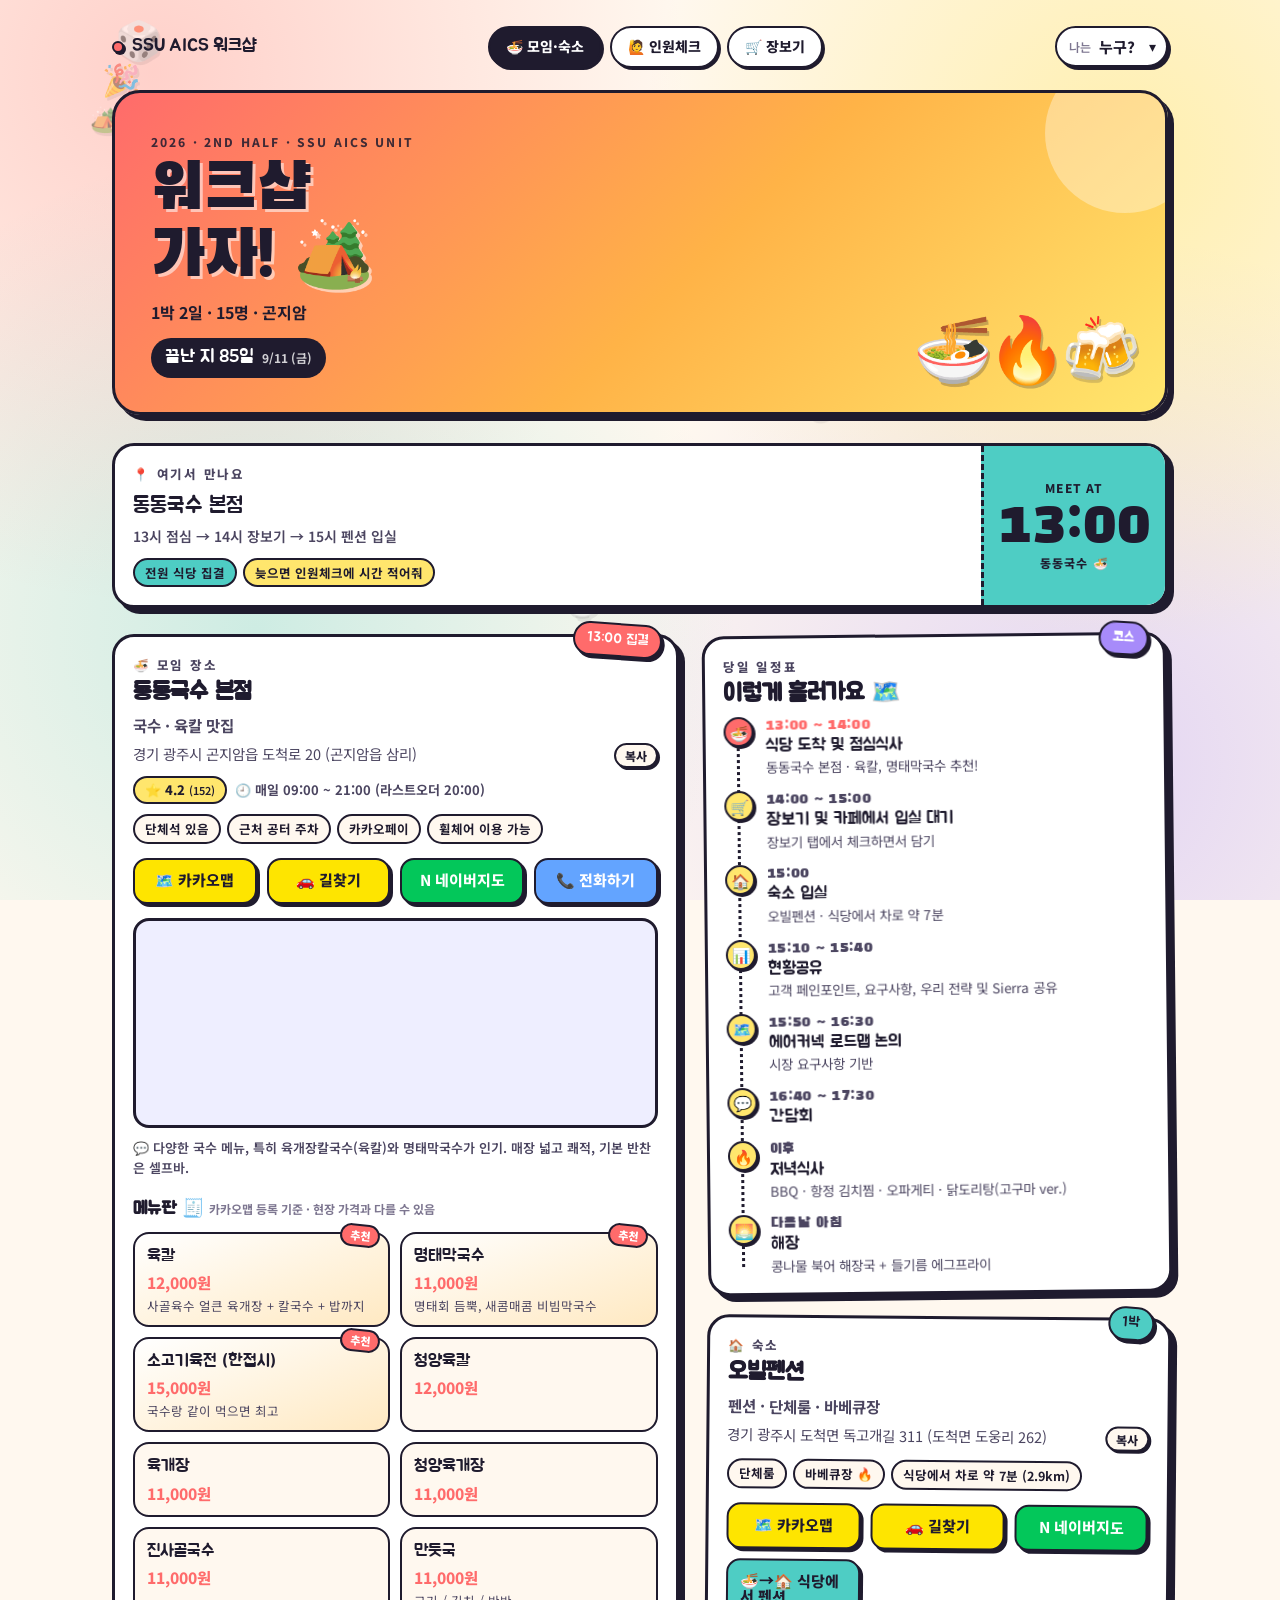
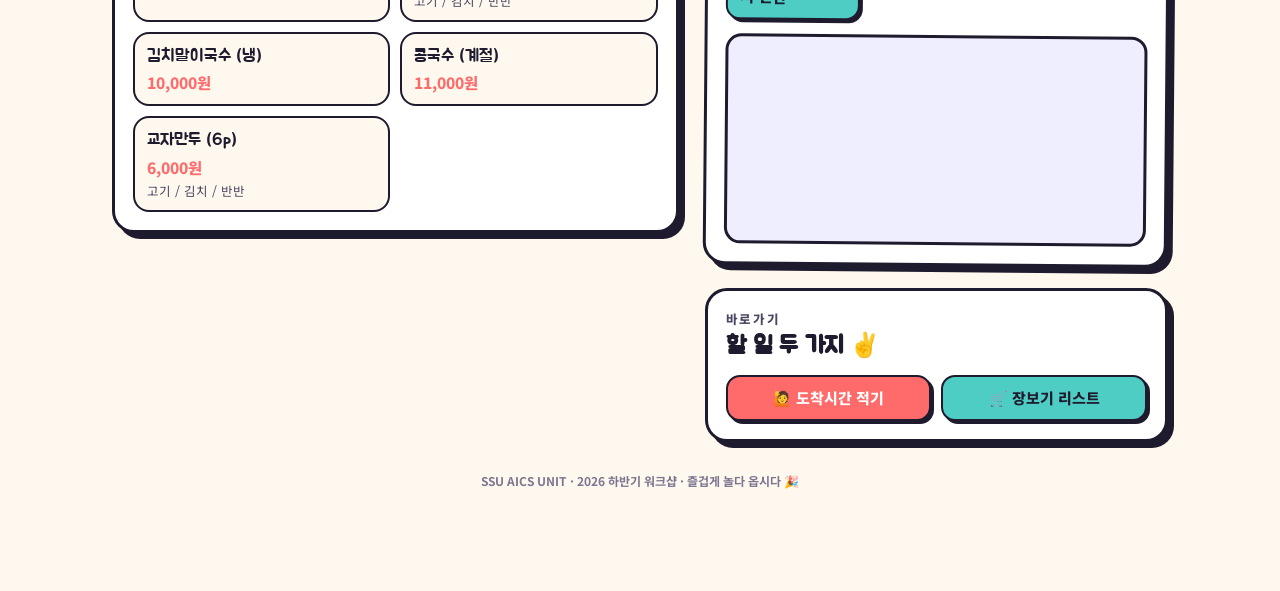
<file: index.html>
<!doctype html>
<html lang="ko">
<head>
<meta charset="utf-8">
<meta name="viewport" content="width=device-width, initial-scale=1, viewport-fit=cover">
<meta name="theme-color" content="#ff6b6b">
<title>SSU AICS 워크샵 · 모임 & 숙소</title>
<meta property="og:title" content="2026 하반기 SSU AICS 워크샵 🏕️">
<meta property="og:description" content="13시 동동국수 본점 집결 → 오빌펜션 1박 2일. 일정표·인원체크·장보기 여기서!">
<link rel="icon" href="data:image/svg+xml,<svg xmlns='http://www.w3.org/2000/svg' viewBox='0 0 100 100'><text y='.9em' font-size='90'>🍜</text></svg>">
<link rel="preconnect" href="https://fonts.googleapis.com">
<link rel="preconnect" href="https://fonts.gstatic.com" crossorigin>
<link href="https://fonts.googleapis.com/css2?family=Black+Han+Sans&family=Jua&family=Noto+Sans+KR:wght@400;600;700;800;900&display=swap" rel="stylesheet">
<link rel="stylesheet" href="./assets/style.css?v=10">
</head>
<body>
<div class="wrap">
  <header class="topbar"></header>

  <section class="hero">
    <div class="kicker">2026 · 2ND HALF · SSU AICS UNIT</div>
    <h1>워크샵<br>가자! 🏕️</h1>
    <p id="heroSub">1박 2일 · 15명 · 곤지암</p>
    <div id="dday" class="dday" hidden></div>
    <div class="emoji-row">🍜🔥🍻</div>
  </section>

  <div class="ticket">
    <div class="main">
      <div class="eyebrow">📍 여기서 만나요</div>
      <div class="where" id="meetName">동동국수 본점</div>
      <div class="sub">13시 점심 → 14시 장보기 → 15시 펜션 입실</div>
      <div class="tags"><span class="tag mint">전원 식당 집결</span><span class="tag lemon">늦으면 인원체크에 시간 적어줘</span></div>
    </div>
    <div class="stub">
      <small>MEET AT</small>
      <div class="time" id="meetTime">13:00</div>
      <small>동동국수 🍜</small>
    </div>
  </div>

  <div class="home-grid">
  <div class="col">
  <section class="card tilt-l">
    <span class="sticker grape">코스</span>
    <div class="eyebrow">당일 일정표</div>
    <h2>이렇게 흘러가요 🗺️</h2>
    <ol class="timeline" id="timeline"></ol>
  </section>
  </div>

  <div class="col">
  <section class="card" id="restaurantCard">
    <span class="sticker coral">13:00 집결</span>
    <div class="eyebrow">🍜 모임 장소</div>
    <h2 id="rName"></h2>
    <div id="rCat" style="font-weight:700;color:var(--ink-2)"></div>
    <div class="addr"><span id="rAddr"></span><button type="button" id="rCopy">복사</button></div>
    <div style="display:flex;gap:8px;flex-wrap:wrap;align-items:center;margin-top:8px">
      <span class="rating">⭐ <span id="rRating"></span> <small id="rReviews" style="font-weight:600"></small></span>
      <span id="rHours" style="font-size:13px;font-weight:700;color:var(--ink-2)"></span>
    </div>
    <div class="tags" id="rTags"></div>
    <div class="btn-row">
      <a class="btn kakao" id="rKakao" target="_blank" rel="noopener">🗺️ 카카오맵</a>
      <a class="btn kakao" id="rNavi" target="_blank" rel="noopener">🚗 길찾기</a>
      <a class="btn naver" id="rNaver" target="_blank" rel="noopener">N 네이버지도</a>
      <a class="btn tel" id="rTel">📞 전화</a>
    </div>
    <iframe class="map" id="rMap" loading="lazy" title="동동국수 본점 지도" referrerpolicy="no-referrer-when-downgrade"></iframe>
    <p style="margin:10px 0 0;font-size:13px;color:var(--ink-2);font-weight:600" id="rAi"></p>

    <h3>메뉴판 🧾 <small style="font-family:var(--font-body);font-size:12px;color:var(--muted);font-weight:700">카카오맵 등록 기준 · 현장 가격과 다를 수 있음</small></h3>
    <div class="menu-grid" id="rMenu"></div>
  </section>
  </div>

  <div class="col">
  <section class="card tilt-r" id="pensionCard">
    <span class="sticker mint">1박</span>
    <div class="eyebrow">🏠 숙소</div>
    <h2 id="pName"></h2>
    <div id="pCat" style="font-weight:700;color:var(--ink-2)"></div>
    <div class="addr"><span id="pAddr"></span><button type="button" id="pCopy">복사</button></div>
    <div class="tags" id="pTags"></div>
    <div class="btn-row">
      <a class="btn kakao" id="pKakao" target="_blank" rel="noopener">🗺️ 카카오맵</a>
      <a class="btn kakao" id="pNavi" target="_blank" rel="noopener">🚗 길찾기</a>
      <a class="btn naver" id="pNaver" target="_blank" rel="noopener">N 네이버지도</a>
      <a class="btn mint" id="pRoute" target="_blank" rel="noopener">🍜→🏠 식당에서 펜션</a>
    </div>
    <iframe class="map" id="pMap" loading="lazy" title="오빌펜션 지도" referrerpolicy="no-referrer-when-downgrade"></iframe>
  </section>

  <section class="card">
    <div class="eyebrow">바로가기</div>
    <h2>할 일 두 가지 ✌️</h2>
    <div class="btn-row">
      <a class="btn primary" href="./people.html">🙋 도착시간 적기</a>
      <a class="btn mint" href="./shopping.html">🛒 장보기 리스트</a>
    </div>
  </section>
  </div>
  </div>

  <p class="footer">SSU AICS UNIT · 2026 하반기 워크샵 · 즐겁게 놀다 옵시다 🎉</p>
</div>

<script src="./assets/data.js?v=10"></script>
<script src="./assets/app.js?v=10"></script>
<script>
(function () {
  const C = window.WK_CONFIG, { $, esc, copy } = window.WK;
  WK.renderChrome("home");
  document.title = C.title + " · 모임 & 숙소";
  $("#heroSub").textContent = C.subtitle;
  $("#meetTime").textContent = C.meetTime;
  $("#meetName").textContent = C.places.restaurant.name;
  $(".sticker.coral").textContent = C.meetTime + " 집결";

  // 일정표
  $("#timeline").innerHTML = (C.schedule || []).map((s) => `
    <li${s.hi ? ' class="hi"' : ""}><span class="pin">${s.pin || "•"}</span>
      <div class="tt">${esc(s.time)}</div>
      <div class="t">${esc(s.title)}</div>
      ${s.desc ? `<div class="d">${esc(s.desc)}</div>` : ""}
    </li>`).join("");

  // D-day
  if (C.date) {
    const d = new Date(C.date + "T00:00:00"), now = new Date(); now.setHours(0, 0, 0, 0);
    const diff = Math.round((d - now) / 86400000);
    const el = $("#dday"); el.hidden = false;
    const dow = ["일", "월", "화", "수", "목", "금", "토"][d.getDay()];
    el.innerHTML = (diff > 0 ? `D-${diff}` : diff === 0 ? "오늘이다! 🎉" : `끝난 지 ${-diff}일`) + ` <small>${d.getMonth() + 1}/${d.getDate()} (${dow})</small>`;
  }

  const won = (n) => n.toLocaleString("ko-KR") + "원";
  const kakaoPlace = (id) => `https://place.map.kakao.com/${id}`;
  const kakaoTo = (p) => `https://map.kakao.com/link/to/${encodeURIComponent(p.name)},${p.lat},${p.lng}`;
  const naver = (p) => `https://map.naver.com/p/search/${encodeURIComponent(p.name + " " + p.address.split(" ").slice(0, 3).join(" "))}`;
  const osm = (p) => `https://www.openstreetmap.org/export/embed.html?bbox=${p.lng - 0.012},${p.lat - 0.007},${p.lng + 0.012},${p.lat + 0.007}&layer=mapnik&marker=${p.lat},${p.lng}`;

  // 식당
  const r = C.places.restaurant;
  $("#rName").textContent = r.name; $("#rCat").textContent = r.category; $("#rAddr").textContent = r.address;
  $("#rRating").textContent = r.rating; $("#rReviews").textContent = `(${r.reviews})`; $("#rHours").textContent = "🕘 " + r.hours;
  $("#rTags").innerHTML = r.tags.map((t) => `<span class="tag">${esc(t)}</span>`).join("");
  $("#rKakao").href = kakaoPlace(r.kakaoId); $("#rNavi").href = kakaoTo(r); $("#rNaver").href = naver(r);
  $("#rTel").href = "tel:" + r.phone.replace(/-/g, ""); $("#rTel").textContent = "📞 전화하기"; $("#rTel").title = r.phone;
  $("#rMap").src = osm(r); $("#rAi").textContent = "💬 " + r.aiSummary;
  $("#rCopy").onclick = () => copy(r.address);
  $("#rMenu").innerHTML = r.menu.map((m) => `
    <div class="menu-item ${m.hot ? "hot" : ""}">${m.hot ? '<span class="hotmark">추천</span>' : ""}
      <div class="n">${esc(m.name)}</div><div class="p">${won(m.price)}</div>${m.desc ? `<div class="d">${esc(m.desc)}</div>` : ""}
    </div>`).join("");

  // 스크롤하면서 하나씩 등장
  WK.reveal(".timeline li");
  WK.reveal(".menu-item");

  // 숙소
  const p = C.places.pension;
  $("#pName").textContent = p.name; $("#pCat").textContent = p.category; $("#pAddr").textContent = p.address;
  $("#pTags").innerHTML = p.tags.map((t) => `<span class="tag">${esc(t)}</span>`).join("");
  $("#pKakao").href = kakaoPlace(p.kakaoId); $("#pNavi").href = kakaoTo(p); $("#pNaver").href = naver(p);
  $("#pRoute").href = `https://map.kakao.com/link/from/${encodeURIComponent(r.name)},${r.lat},${r.lng}/to/${encodeURIComponent(p.name)},${p.lat},${p.lng}`;
  $("#pMap").src = osm(p);
  $("#pCopy").onclick = () => copy(p.address);
})();
</script>
</body>
</html>
</file>
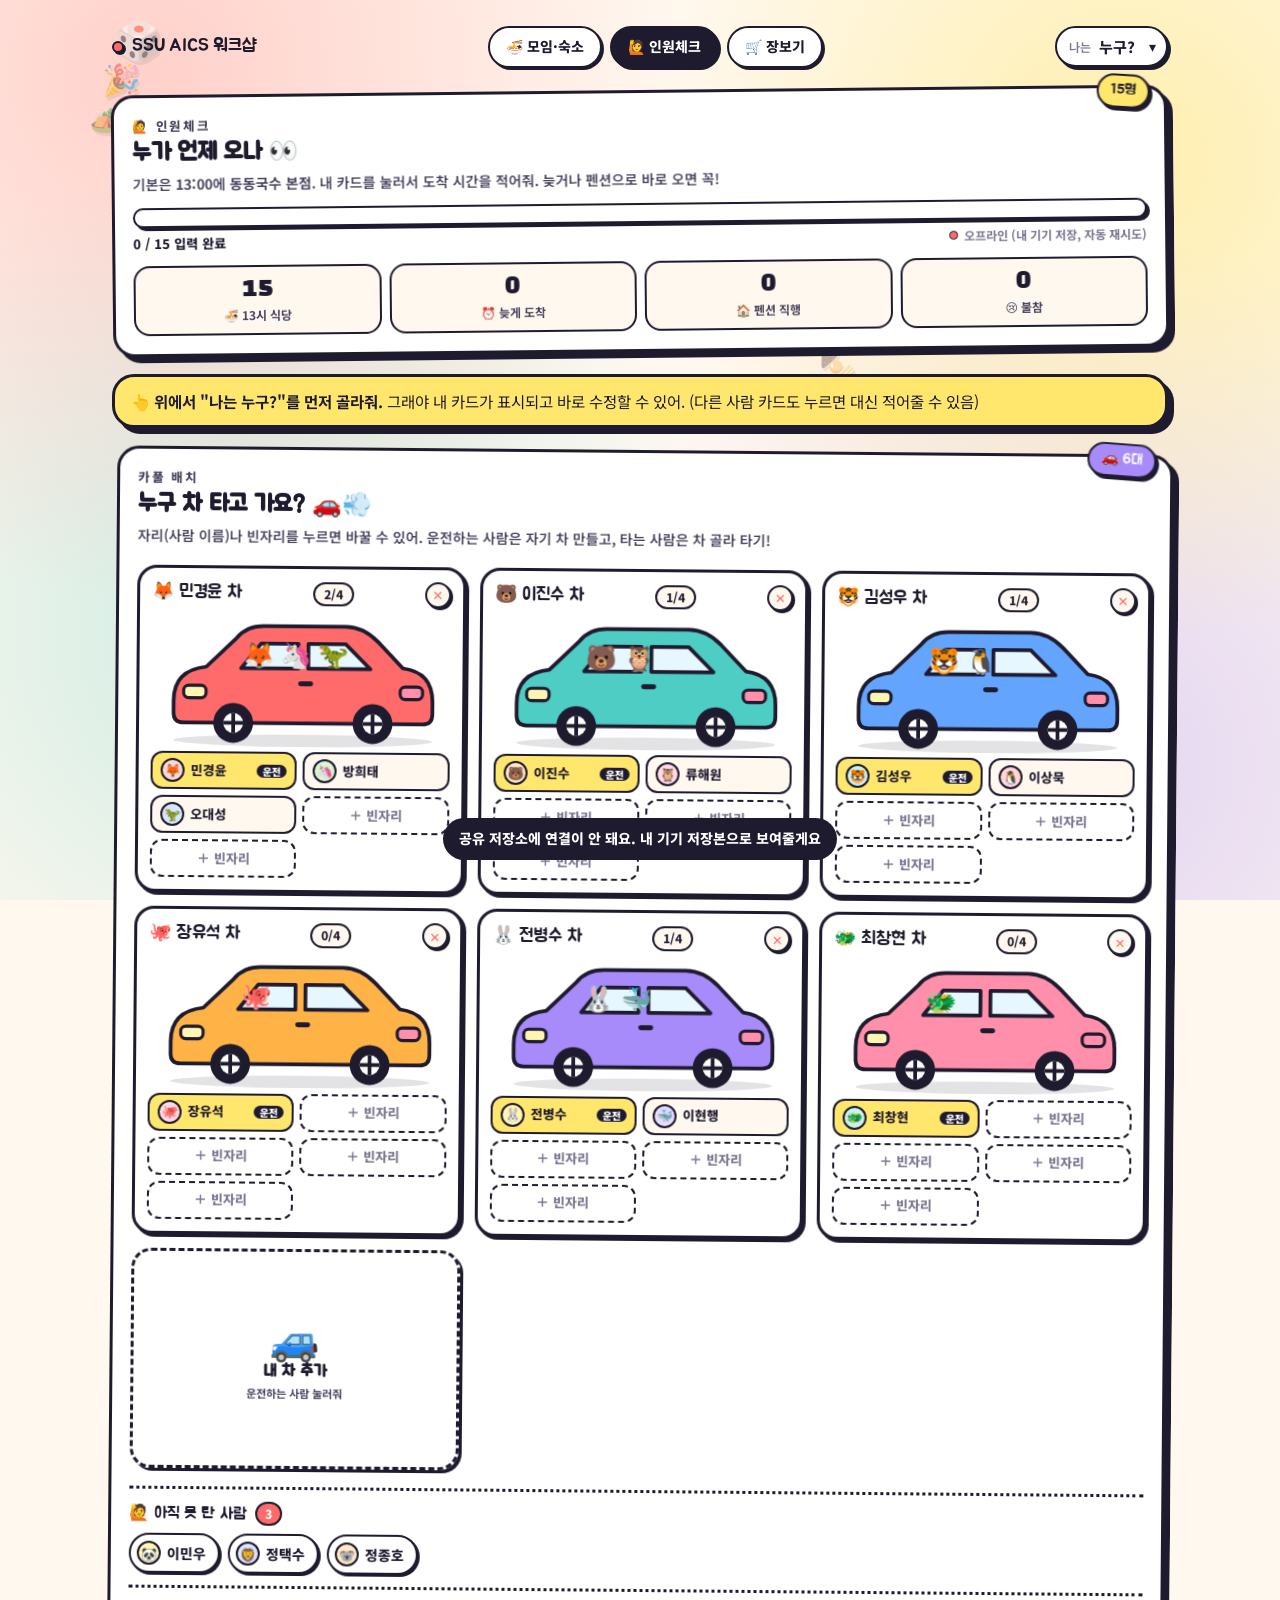
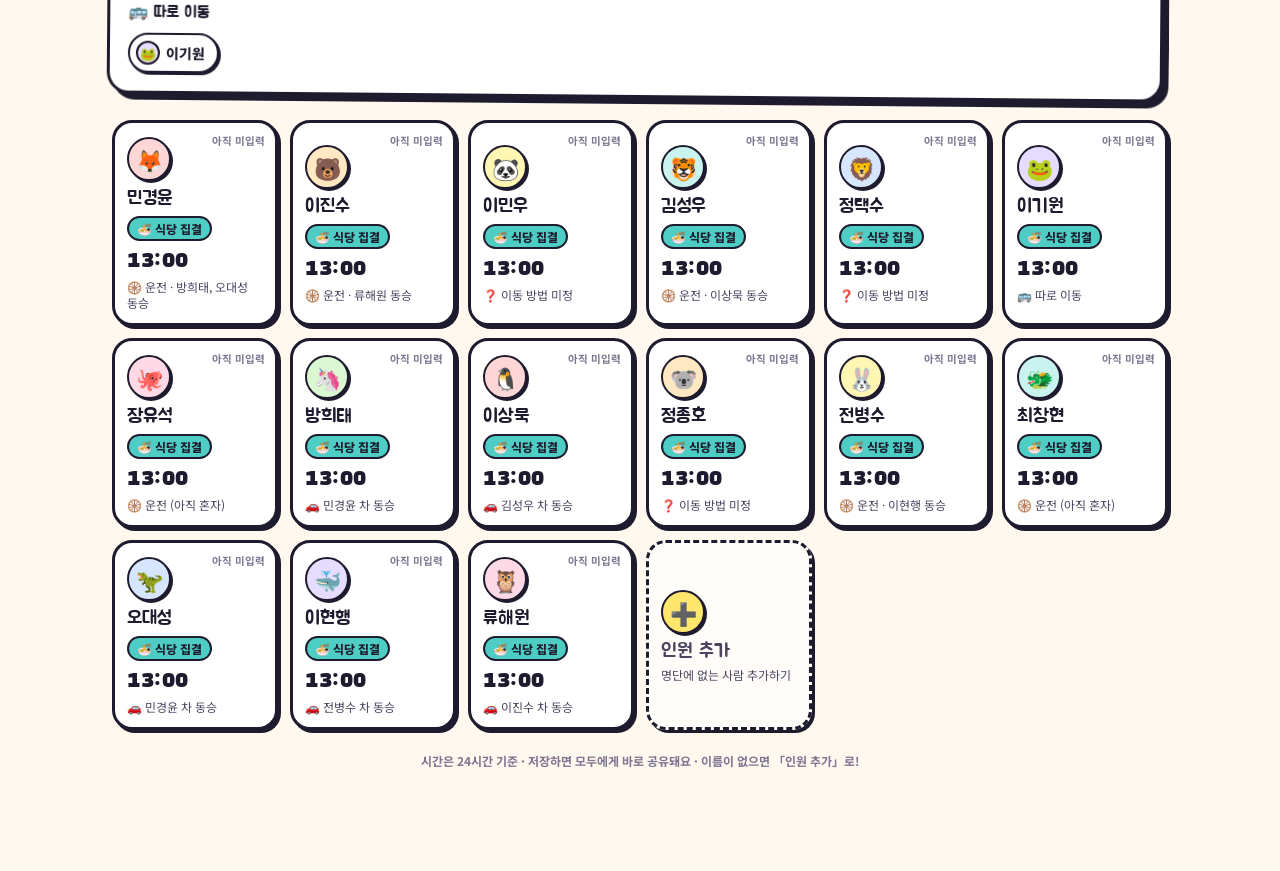
<file: people.html>
<!doctype html>
<html lang="ko">
<head>
<meta charset="utf-8">
<meta name="viewport" content="width=device-width, initial-scale=1, viewport-fit=cover">
<meta name="theme-color" content="#4ecdc4">
<title>SSU AICS 워크샵 · 인원체크</title>
<meta property="og:title" content="워크샵 인원체크 🙋 누가 언제 오나">
<meta property="og:description" content="내 카드 눌러서 도착시간 적어줘! 기본은 13시 동동국수 본점. 카풀 배치도 여기서.">
<link rel="icon" href="data:image/svg+xml,<svg xmlns='http://www.w3.org/2000/svg' viewBox='0 0 100 100'><text y='.9em' font-size='90'>🙋</text></svg>">
<link rel="preconnect" href="https://fonts.googleapis.com">
<link rel="preconnect" href="https://fonts.gstatic.com" crossorigin>
<link href="https://fonts.googleapis.com/css2?family=Black+Han+Sans&family=Jua&family=Noto+Sans+KR:wght@400;600;700;800;900&display=swap" rel="stylesheet">
<link rel="stylesheet" href="./assets/style.css?v=10">
</head>
<body>
<div class="wrap">
  <header class="topbar"></header>

  <section class="card tilt-l" style="margin-top:14px">
    <span class="sticker" id="countSticker">15명</span>
    <div class="eyebrow">🙋 인원체크</div>
    <h2>누가 언제 오나 👀</h2>
    <p style="margin:0 0 12px;color:var(--ink-2);font-size:14px;font-weight:600">
      기본은 <b id="baseTime">13:00</b>에 <b>동동국수 본점</b>. 내 카드를 눌러서 도착 시간을 적어줘. 늦거나 펜션으로 바로 오면 꼭!
    </p>
    <div class="progress"><i id="bar" style="width:0%"></i></div>
    <div style="display:flex;justify-content:space-between;align-items:center;margin-top:6px;gap:8px;flex-wrap:wrap">
      <span style="font-weight:800;font-size:13px" id="barText">0 / 15 입력</span>
      <span class="sync"><i></i><b>연결 중…</b></span>
    </div>
    <div class="stat-row">
      <div class="stat"><b id="sNoodle">0</b><span id="sNoodleLabel">🍜 13시 식당</span></div>
      <div class="stat"><b id="sLate">0</b><span>⏰ 늦게 도착</span></div>
      <div class="stat"><b id="sPension">0</b><span>🏠 펜션 직행</span></div>
      <div class="stat"><b id="sAbsent">0</b><span>😢 불참</span></div>
    </div>
  </section>

  <div id="meHint" class="card" style="padding:12px 16px;display:none;background:var(--lemon)">
    <b>👆 위에서 "나는 누구?"를 먼저 골라줘.</b> 그래야 내 카드가 표시되고 바로 수정할 수 있어. (다른 사람 카드도 누르면 대신 적어줄 수 있음)
  </div>

  <!-- 카풀 보드 -->
  <section class="card tilt-r" id="carpoolCard">
    <span class="sticker grape" id="carSticker">🚗 0대</span>
    <div class="eyebrow">카풀 배치</div>
    <h2>누구 차 타고 가요? 🚗💨</h2>
    <p style="margin:0 0 6px;color:var(--ink-2);font-size:14px;font-weight:600">
      자리(사람 이름)나 빈자리를 누르면 바꿀 수 있어. 운전하는 사람은 자기 차 만들고, 타는 사람은 차 골라 타기!
    </p>
    <div class="cars first" id="cars"></div>
    <div class="pool-wrap" id="poolWrap">
      <div class="pool-title">🙋 아직 못 탄 사람 <span class="cnt" id="poolCnt">0</span></div>
      <div class="pool" id="pool"></div>
    </div>
    <div class="pool-wrap" id="apartWrap" hidden>
      <div class="pool-title">🚌 따로 이동</div>
      <div class="pool" id="apart"></div>
    </div>
  </section>

  <div class="people-grid" id="grid"></div>

  <p class="footer" style="margin-top:22px">시간은 24시간 기준 · 저장하면 모두에게 바로 공유돼요 · 이름이 없으면 「인원 추가」로!</p>
</div>

<!-- 도착 정보 편집 시트 -->
<div class="sheet-bg" id="sheetBg">
  <div class="sheet" role="dialog" aria-modal="true">
    <h2 id="shName">이름</h2>
    <p class="hint">어디로, 몇 시에 오는지 알려줘</p>
    <div class="field">
      <label>어디로?</label>
      <div class="choices" id="choices">
        <button type="button" class="choice" data-v="noodle"><span id="chNoodle">🍜 식당 13시</span><small>기본! 동동국수 본점</small></button>
        <button type="button" class="choice" data-v="late">⏰ 식당 늦게<small>도착 시간 적어줘</small></button>
        <button type="button" class="choice" data-v="pension">🏠 펜션 직행<small>펜션 도착 시간</small></button>
        <button type="button" class="choice" data-v="absent">😢 불참<small>ㅠㅠ</small></button>
      </div>
    </div>
    <div class="field" id="fTime">
      <label id="fTimeLabel">도착 예정 시간</label>
      <input type="time" id="inTime" step="300">
    </div>
    <div class="field">
      <label>이동 방법</label>
      <button type="button" class="btn ghost" id="btnRide" style="width:100%;justify-content:space-between"><span id="rideSummary">🚗 …</span><span>바꾸기 ›</span></button>
    </div>
    <div class="field">
      <label>한마디 (선택)</label>
      <input type="text" id="inMemo" placeholder="예: 육칼 먼저 시켜놔 주세요" maxlength="80">
    </div>
    <div class="sheet-actions">
      <button type="button" class="btn ghost" id="btnRemove" style="flex:0 0 auto;color:var(--coral);display:none">🗑 명단 삭제</button>
      <button type="button" class="btn ghost" id="btnCancel">닫기</button>
      <button type="button" class="btn primary" id="btnSave">저장 ✅</button>
    </div>
  </div>
</div>

<!-- 이동 방법(카풀) 시트 -->
<div class="sheet-bg" id="rideBg">
  <div class="sheet" role="dialog" aria-modal="true">
    <h2 id="rideTitle">어떻게 가요? 🚗</h2>
    <p class="hint" id="rideHint">운전하면 내 차가 생기고, 타는 사람은 차를 골라요. 누구나 바꿀 수 있어요.</p>
    <div class="field">
      <div class="choices ride-choices" id="rideChoices"></div>
    </div>
    <div class="field" id="fSeats" hidden>
      <label>동승 가능 좌석 (운전자 제외)</label>
      <select id="rideSeats"><option>1</option><option>2</option><option>3</option><option selected>4</option><option>5</option><option>6</option></select>
    </div>
    <div class="field">
      <label>메모 (선택) — 출발 장소·시간, 사정 등</label>
      <input type="text" id="rideMemo" placeholder="예: 판교 11:30 출발 / 교육 끝나고 합류" maxlength="60">
    </div>
    <div class="sheet-actions">
      <button type="button" class="btn ghost" id="rideCancel">닫기</button>
      <button type="button" class="btn primary" id="rideSave">저장 ✅</button>
    </div>
  </div>
</div>

<!-- 빈자리에 태울 사람 고르기 시트 -->
<div class="sheet-bg" id="seatBg">
  <div class="sheet" role="dialog" aria-modal="true">
    <h2 id="seatTitle">누굴 태울까요? 🪑</h2>
    <p class="hint">이름을 누르면 바로 탑승!</p>
    <div class="picker" id="seatPick"></div>
    <div class="sheet-actions">
      <button type="button" class="btn ghost" id="seatCancel">닫기</button>
    </div>
  </div>
</div>

<!-- 차 빼기 시트 -->
<div class="sheet-bg" id="removeBg">
  <div class="sheet" role="dialog" aria-modal="true">
    <h2 id="removeTitle">차 빼기 🚫</h2>
    <p class="hint" id="removeHint"></p>
    <div class="field">
      <label>운전자는 어떻게 가요?</label>
      <div class="choices ride-choices" id="removeChoices">
        <button type="button" class="choice on" data-k="public">🚌 따로 이동<small>교육, 다른 곳에서 출발, 늦게 합류 등</small></button>
        <button type="button" class="choice" data-k="none">❓ 미정<small>나중에 다른 차 타기로 정할게요</small></button>
      </div>
    </div>
    <div class="sheet-actions">
      <button type="button" class="btn ghost" id="removeCancel">취소</button>
      <button type="button" class="btn primary" id="removeDo" style="background:var(--coral)">🚫 차 빼기</button>
    </div>
  </div>
</div>

<!-- 인원 추가 시트 -->
<div class="sheet-bg" id="addBg">
  <div class="sheet" role="dialog" aria-modal="true">
    <h2>인원 추가 ➕</h2>
    <p class="hint">명단에 없는 사람을 추가해요. 누구나 추가할 수 있고, 추가된 사람은 카드에서 삭제도 가능.</p>
    <div class="field"><label>이름</label><input type="text" id="addName" placeholder="예: 홍길동" maxlength="20" autocomplete="off"></div>
    <div class="sheet-actions">
      <button type="button" class="btn ghost" id="addCancel">닫기</button>
      <button type="button" class="btn primary" id="addSave">추가 ✅</button>
    </div>
  </div>
</div>

<script src="./assets/data.js?v=10"></script>
<script src="./assets/app.js?v=10"></script>
<script>
(function () {
  const C = window.WK_CONFIG, { $, $$, esc, toast, confetti, avatar, timeAgo, getMe } = window.WK;
  const store = WK.store;
  WK.renderChrome("people");

  const meetLabel = C.meetTime.replace(/^0/, "").replace(":00", "시").replace(":", "시 ");
  $("#baseTime").textContent = C.meetTime;
  $("#chNoodle").textContent = `🍜 식당 ${meetLabel}`;
  $("#sNoodleLabel").textContent = `🍜 ${meetLabel} 식당`;

  const STATUS = { noodle: "🍜 식당 집결", late: "⏰ 늦게 도착", pension: "🏠 펜션 직행", absent: "😢 불참" };
  const CAR_COLORS = ["#ff6b6b", "#4ecdc4", "#63a4ff", "#ffb347", "#a78bfa", "#ff8fab", "#2fbf71", "#ffe66d"];
  let att = {}, extra = {}, rides = {};
  let editing = null, pickStatus = "noodle";
  let popName = null, popCar = null;
  const popOnce = (n, car) => { popName = n; popCar = car || null; setTimeout(() => { popName = null; popCar = null; }, 800); };
  const openBg = (id) => { $(id).classList.add("open"); document.body.style.overflow = "hidden"; };
  const closeBg = (id) => { $(id).classList.remove("open"); if (!$$(".sheet-bg.open").length) document.body.style.overflow = ""; };

  const isExtra = (name) => !C.people.includes(name) && !!extra[name];
  function personOf(name) {
    const p = att[name] || {};
    return { status: p.status || "noodle", time: p.time || C.meetTime, memo: p.memo || "", updatedAt: p.updatedAt || 0, by: p.by || "" };
  }
  // 이동 방법: 저장된 값 > 엑셀 기본값 > 미정
  function rideOf(name) {
    const d = rides[name];
    if (d && d.mode) return d;
    const def = (C.defaultCarpool || {})[name];
    return def ? { ...def } : { mode: "none" };
  }
  function buildCars() {
    const people = WK.allPeople();
    const cars = [], byDriver = {};
    people.forEach((n) => {
      const r = rideOf(n);
      if (r.mode === "drive") { const c = { driver: n, seats: +r.seats || 4, memo: r.memo || "", passengers: [], color: CAR_COLORS[cars.length % CAR_COLORS.length] }; cars.push(c); byDriver[n] = c; }
    });
    const pool = [], apart = [];
    people.forEach((n) => {
      const r = rideOf(n);
      if (r.mode === "drive") return;
      if (personOf(n).status === "absent") return;
      if (r.mode === "ride") { if (byDriver[r.with]) byDriver[r.with].passengers.push(n); else pool.push({ name: n, note: `${r.with} 차가 없어졌어요` }); }
      else if (r.mode === "public") apart.push(n);
      else pool.push({ name: n });
    });
    return { cars, pool, apart, byDriver };
  }
  function rideText(name) {
    const r = rideOf(name);
    if (r.mode === "drive") {
      const ps = buildCars().byDriver[name]?.passengers || [];
      return ps.length ? `🛞 운전 · ${ps.join(", ")} 동승` : "🛞 운전 (아직 혼자)";
    }
    if (r.mode === "ride") return `🚗 ${r.with} 차 동승`;
    if (r.mode === "public") return "🚌 따로 이동";
    return "❓ 이동 방법 미정";
  }

  /* ---------- 자동차 그림 ---------- */
  const carSvg = (color, riders) => {
    // riders: 창문에 보일 이모지들 (운전자 포함, 최대 4)
    const win = riders.slice(0, 4).map((e, i) => `<text x="${86 + i * 30}" y="44" font-size="20" text-anchor="middle" class="rider" style="animation-delay:${i * .12}s">${e}</text>`).join("");
    return `<svg class="car-svg" viewBox="0 0 240 112" aria-hidden="true">
      <ellipse cx="122" cy="106" rx="104" ry="5" fill="rgba(31,27,46,.12)"/>
      <g class="body">
        <path d="M18 74 Q18 50 44 47 L68 24 Q76 14 90 14 L156 14 Q170 14 182 26 L202 47 Q226 50 226 74 L226 84 Q226 92 218 92 L26 92 Q18 92 18 84 Z" fill="${color}" stroke="#1f1b2e" stroke-width="3" stroke-linejoin="round"/>
        <path d="M72 48 L88 28 L118 28 L118 48 Z" fill="#e6f7ff" stroke="#1f1b2e" stroke-width="3" stroke-linejoin="round"/>
        <path d="M126 48 L126 28 L156 28 L176 48 Z" fill="#e6f7ff" stroke="#1f1b2e" stroke-width="3" stroke-linejoin="round"/>
        <rect x="26" y="62" width="18" height="10" rx="4" fill="#fff6b3" stroke="#1f1b2e" stroke-width="2.5"/>
        <rect x="200" y="62" width="18" height="10" rx="4" fill="#ff8fab" stroke="#1f1b2e" stroke-width="2.5"/>
        <rect x="118" y="58" width="12" height="4" rx="2" fill="#1f1b2e"/>
        ${win}
      </g>
      <g class="wheel" transform="translate(66 92)"><circle r="16" fill="#1f1b2e"/><circle r="8" fill="#fff"/><path d="M-8 0H8M0-8V8" stroke="#1f1b2e" stroke-width="3"/></g>
      <g class="wheel" transform="translate(178 92)"><circle r="16" fill="#1f1b2e"/><circle r="8" fill="#fff"/><path d="M-8 0H8M0-8V8" stroke="#1f1b2e" stroke-width="3"/></g>
      <g class="puff"><circle cx="8" cy="80" r="5" fill="#cfcbe0"/><circle cx="-4" cy="74" r="4" fill="#cfcbe0"/></g>
    </svg>`;
  };
  const seatAv = (n) => { const a = avatar(n); return `<span class="sav" style="background:${a.bg}">${a.emoji}</span>`; };

  function renderCars() {
    const { cars, pool, apart } = buildCars();
    const me = getMe();
    $("#carSticker").textContent = `🚗 ${cars.length}대`;
    const carsHtml = cars.map((c) => {
      const n = c.passengers.length, cap = c.seats;
      const capCls = n > cap ? "over" : n === cap ? "full" : "";
      const seats = [
        `<button type="button" class="seat driver ${c.driver === popName ? "pop" : ""}" data-ride="${esc(c.driver)}">${seatAv(c.driver)}<span class="sn">${esc(c.driver)}</span><span class="tagmini">운전</span></button>`,
        ...c.passengers.map((p) => `<button type="button" class="seat ${p === popName ? "pop" : ""} ${p === me ? "me" : ""}" data-ride="${esc(p)}">${seatAv(p)}<span class="sn">${esc(p)}</span></button>`),
        ...Array.from({ length: Math.max(0, cap - n) }, () => `<button type="button" class="seat empty" data-seat="${esc(c.driver)}">＋ 빈자리</button>`)
      ].join("");
      return `<article class="car ${c.driver === popCar ? "pop" : ""} ${c.driver === me || c.passengers.includes(me) ? "mine" : ""}" style="--car:${c.color}">
        <div class="car-head"><span class="drv">${avatar(c.driver).emoji} ${esc(c.driver)} 차</span><span class="cap ${capCls}">${n}/${cap}${n > cap ? " 초과!" : n === cap ? " 만석" : ""}</span><button type="button" class="car-x" data-remove="${esc(c.driver)}" title="차 빼기" aria-label="차 빼기">✕</button></div>
        ${c.memo ? `<div class="car-memo">📝 ${esc(c.memo)}</div>` : ""}
        ${carSvg(c.color, [avatar(c.driver).emoji, ...c.passengers.map((p) => avatar(p).emoji)])}
        <div class="seats">${seats}</div>
      </article>`;
    });
    carsHtml.push(`<button type="button" class="car car-new" id="carNew"><div style="font-size:40px;line-height:1">🚙</div><b>내 차 추가</b><small>운전하는 사람 눌러줘</small></button>`);
    $("#cars").innerHTML = carsHtml.join("");

    $("#poolCnt").textContent = pool.length;
    $("#pool").innerHTML = pool.length
      ? pool.map((p) => `<button type="button" class="chip pchip ${p.name === me ? "on" : ""} ${p.name === popName ? "pop" : ""}" data-ride="${esc(p.name)}">${seatAv(p.name)} ${esc(p.name)}${p.note ? `<small>${esc(p.note)}</small>` : ""}</button>`).join("")
      : `<div class="empty" style="padding:8px">전원 배치 완료! 🎉</div>`;
    $("#apartWrap").hidden = !apart.length;
    $("#apart").innerHTML = apart.map((n) => `<button type="button" class="chip pchip" data-ride="${esc(n)}">${seatAv(n)} ${esc(n)}</button>`).join("");
  }

  function render() {
    const me = getMe(), people = WK.allPeople();
    $("#meHint").style.display = me ? "none" : "block";
    $("#countSticker").textContent = people.length + "명";
    let filled = 0; const cnt = { noodle: 0, late: 0, pension: 0, absent: 0 };
    const cards = people.map((name) => {
      const p = personOf(name); const av = avatar(name);
      if (p.updatedAt) filled++; cnt[p.status] = (cnt[p.status] || 0) + 1;
      const showTime = p.status !== "absent";
      return `<button type="button" class="person ${name === me ? "me" : ""} ${p.status === "absent" ? "absent" : ""} ${name === popName ? "pop" : ""}" data-name="${esc(name)}">
        ${name === me ? '<span class="me-badge">ME</span>' : isExtra(name) ? '<span class="me-badge" style="background:var(--mint)">추가됨</span>' : ""}
        ${p.updatedAt ? `<span class="edited">${timeAgo(p.updatedAt)}</span>` : '<span class="edited">아직 미입력</span>'}
        <div class="av" style="background:${av.bg}">${av.emoji}</div>
        <div class="nm">${esc(name)}</div>
        <span class="st ${p.status}">${STATUS[p.status]}</span>
        ${showTime ? `<div class="tm">${esc(p.time)}</div>` : ""}
        <div class="ride">${esc(rideText(name))}</div>
        ${p.memo ? `<div class="memo">💬 ${esc(p.memo)}</div>` : ""}
      </button>`;
    });
    cards.push(`<button type="button" class="person add-person" id="addPerson"><div class="av" style="background:var(--lemon)">➕</div><div class="nm">인원 추가</div><div class="ride">명단에 없는 사람 추가하기</div></button>`);
    $("#grid").innerHTML = cards.join("");
    $("#bar").style.width = Math.round(filled / people.length * 100) + "%";
    $("#barText").textContent = `${filled} / ${people.length} 입력 완료`;
    $("#sNoodle").textContent = cnt.noodle; $("#sLate").textContent = cnt.late; $("#sPension").textContent = cnt.pension; $("#sAbsent").textContent = cnt.absent;
    renderCars();
  }
  // 처음 그릴 때만 차가 달려 들어오고, 이후 갱신에서는 가만히
  setTimeout(() => $("#cars").classList.remove("first"), 2600);

  /* ---------- 도착 정보 시트 ---------- */
  function openSheet(name) {
    editing = name; const p = personOf(name);
    $("#shName").textContent = `${avatar(name).emoji} ${name}`;
    pickStatus = p.status; paintChoices();
    $("#inTime").value = p.time; $("#inMemo").value = p.memo;
    $("#rideSummary").textContent = rideText(name);
    $("#btnRemove").style.display = isExtra(name) ? "" : "none";
    openBg("#sheetBg");
  }
  function closeSheet() { closeBg("#sheetBg"); editing = null; }
  function paintChoices() {
    $$("#choices .choice").forEach((b) => { b.classList.toggle("on", b.dataset.v === pickStatus); b.classList.toggle(b.dataset.v, b.dataset.v === pickStatus); });
    $("#fTime").style.display = pickStatus === "absent" ? "none" : "";
    $("#fTimeLabel").textContent = pickStatus === "pension" ? "펜션 도착 예정 시간" : "식당 도착 예정 시간";
    if (pickStatus === "noodle") $("#inTime").value = C.meetTime;
  }
  $("#choices").addEventListener("click", (e) => { const b = e.target.closest(".choice"); if (!b) return; pickStatus = b.dataset.v; paintChoices(); });
  $("#btnCancel").onclick = closeSheet;
  $("#sheetBg").addEventListener("click", (e) => { if (e.target === e.currentTarget) closeSheet(); });
  $("#btnRide").onclick = () => { const n = editing; closeSheet(); openRide(n); };
  $("#grid").addEventListener("click", (e) => {
    if (e.target.closest("#addPerson")) { openAdd(); return; }
    const b = e.target.closest(".person"); if (b) openSheet(b.dataset.name);
  });
  $("#btnSave").onclick = (e) => {
    if (!editing) return;
    const name = editing, rec = {
      status: pickStatus, time: pickStatus === "absent" ? "" : ($("#inTime").value || C.meetTime),
      memo: $("#inMemo").value.trim(), updatedAt: Date.now(), by: getMe() || ""
    };
    closeSheet();
    const r = e.target.getBoundingClientRect(); confetti(r.left + r.width / 2, r.top);
    toast(`${name} 저장! ${STATUS[rec.status]}`);
    popOnce(name);
    store.set("att", name, rec);
  };
  $("#btnRemove").onclick = () => {
    const name = editing; if (!name || !isExtra(name)) return;
    if (!confirm(`"${name}" 님을 명단에서 삭제할까요?`)) return;
    closeSheet(); toast(`${name} 삭제됨`);
    if (getMe() === name) WK.setMe("");
    store.remove("person", name); store.remove("att", name); store.remove("ride", name);
  };

  /* ---------- 이동 방법(카풀) 시트 ---------- */
  let rideFor = null, ridePick = { mode: "none" };
  function openRide(name) {
    rideFor = name; ridePick = { ...rideOf(name) };
    $("#rideTitle").textContent = `${avatar(name).emoji} ${name} 님, 어떻게 가요?`;
    $("#rideSeats").value = String(ridePick.seats || 4);
    $("#rideMemo").value = ridePick.memo || "";
    paintRide();
    openBg("#rideBg");
  }
  function closeRide() { closeBg("#rideBg"); rideFor = null; }
  function paintRide() {
    const { cars } = buildCars();
    const opts = [
      { key: "drive", label: "🛞 내 차로 운전", sub: rideOf(rideFor).mode === "drive" ? "지금 운전 중" : "새 차가 생겨요" },
      ...cars.filter((c) => c.driver !== rideFor).map((c) => ({ key: "ride:" + c.driver, label: `${avatar(c.driver).emoji} ${c.driver} 차 타기`, sub: `${c.passengers.length}/${c.seats}${c.passengers.length >= c.seats ? " · 꽉 찼지만 끼어 타기 가능" : ""}` })),
      { key: "public", label: "🚌 따로 이동", sub: "대중교통, 다른 데서 출발 등" },
      rideOf(rideFor).mode === "ride"
        ? { key: "none", label: "🚪 이 차에서 내리기", sub: "미정으로 돌아가요" }
        : { key: "none", label: "❓ 미정", sub: "아직 모르겠어요" }
    ];
    const cur = ridePick.mode === "ride" ? "ride:" + ridePick.with : ridePick.mode;
    $("#rideChoices").innerHTML = opts.map((o) => `<button type="button" class="choice ${o.key === cur ? "on" : ""}" data-k="${esc(o.key)}">${o.label}<small>${esc(o.sub)}</small></button>`).join("");
    $("#fSeats").hidden = ridePick.mode !== "drive";
  }
  $("#rideChoices").addEventListener("click", (e) => {
    const b = e.target.closest(".choice"); if (!b) return;
    const k = b.dataset.k;
    ridePick = k.startsWith("ride:") ? { mode: "ride", with: k.slice(5) } : k === "drive" ? { mode: "drive", seats: +$("#rideSeats").value || 4 } : { mode: k };
    paintRide();
  });
  $("#rideCancel").onclick = closeRide;
  $("#rideBg").addEventListener("click", (e) => { if (e.target === e.currentTarget) closeRide(); });
  $("#rideSave").onclick = (e) => {
    const name = rideFor; if (!name) return;
    const rec = { ...ridePick, memo: $("#rideMemo").value.trim(), updatedAt: Date.now(), by: getMe() || "" };
    if (rec.mode === "drive") rec.seats = +$("#rideSeats").value || 4;
    closeRide();
    const r = e.target.getBoundingClientRect(); confetti(r.left + r.width / 2, r.top, 16);
    const msg = rec.mode === "drive" ? `${name} 차 출발 준비 🛞` : rec.mode === "ride" ? `${name} → ${rec.with} 차 탑승! 🚗` : rec.mode === "public" ? `${name} 따로 이동 🚌` : `${name} 이동 미정`;
    toast(msg);
    popOnce(name, rec.mode === "ride" ? rec.with : rec.mode === "drive" ? name : null);
    store.set("ride", name, rec);
  };

  /* ---------- 빈자리 → 태울 사람 고르기 ---------- */
  let seatDriver = null;
  function openSeat(driver) {
    seatDriver = driver;
    const { pool, apart } = buildCars();
    const cands = [...pool.map((p) => p.name), ...apart];
    $("#seatTitle").textContent = `${avatar(driver).emoji} ${driver} 차에 누굴 태울까요?`;
    $("#seatPick").innerHTML = cands.length
      ? cands.map((n) => `<button type="button" class="chip" data-n="${esc(n)}">${avatar(n).emoji} ${esc(n)}</button>`).join("")
      : `<div class="empty">태울 사람이 없어요. 다들 이미 차가 있네요 🎉</div>`;
    openBg("#seatBg");
  }
  $("#seatCancel").onclick = () => closeBg("#seatBg");
  $("#seatBg").addEventListener("click", (e) => { if (e.target === e.currentTarget) closeBg("#seatBg"); });
  $("#seatPick").addEventListener("click", (e) => {
    const b = e.target.closest(".chip"); if (!b || !seatDriver) return;
    const n = b.dataset.n, drv = seatDriver;
    closeBg("#seatBg");
    const r = b.getBoundingClientRect(); confetti(r.left + r.width / 2, r.top, 16);
    toast(`${n} → ${drv} 차 탑승! 🚗`);
    popOnce(n, drv);
    store.set("ride", n, { mode: "ride", with: drv, updatedAt: Date.now(), by: getMe() || "" });
  });

  /* ---------- 차 빼기 ---------- */
  let removeDriver = null, removePick = "public";
  function openRemove(driver) {
    removeDriver = driver; removePick = "public";
    const ps = buildCars().byDriver[driver]?.passengers || [];
    $("#removeTitle").textContent = `${avatar(driver).emoji} ${driver} 차를 뺄까요?`;
    $("#removeHint").textContent = ps.length
      ? `동승자 ${ps.join(", ")} (${ps.length}명)는 '아직 못 탄 사람'으로 돌아가요. 다른 차 빈자리에서 다시 태워줘.`
      : "동승자가 없어서 차만 사라져요.";
    paintRemove(); openBg("#removeBg");
  }
  function paintRemove() { $$("#removeChoices .choice").forEach((b) => b.classList.toggle("on", b.dataset.k === removePick)); }
  $("#removeChoices").addEventListener("click", (e) => { const b = e.target.closest(".choice"); if (!b) return; removePick = b.dataset.k; paintRemove(); });
  $("#removeCancel").onclick = () => closeBg("#removeBg");
  $("#removeBg").addEventListener("click", (e) => { if (e.target === e.currentTarget) closeBg("#removeBg"); });
  $("#removeDo").onclick = (e) => {
    const drv = removeDriver; if (!drv) return;
    const ps = buildCars().byDriver[drv]?.passengers || [];
    closeBg("#removeBg");
    const r = e.target.getBoundingClientRect(); confetti(r.left + r.width / 2, r.top, 14);
    toast(`${drv} 차 뺐어요 🚫${ps.length ? ` · ${ps.length}명 미배정` : ""}`);
    popOnce(drv);
    const t = Date.now(), by = getMe() || "";
    store.set("ride", drv, { mode: removePick, memo: rideOf(drv).memo || "", updatedAt: t, by });
    ps.forEach((p) => store.set("ride", p, { mode: "none", updatedAt: t, by }));
  };

  // 카풀 보드 클릭: ✕ → 차 빼기, 자리(사람) → 이동방법 시트, 빈자리 → 태우기, 내 차 추가 → 운전 선택
  $("#carpoolCard").addEventListener("click", (e) => {
    const rm = e.target.closest("[data-remove]"); if (rm) { openRemove(rm.dataset.remove); return; }
    const seat = e.target.closest("[data-seat]"); if (seat) { openSeat(seat.dataset.seat); return; }
    const who = e.target.closest("[data-ride]"); if (who) { openRide(who.dataset.ride); return; }
    if (e.target.closest("#carNew")) {
      const me = getMe();
      if (!me) { toast("위에서 '나는 누구?'를 먼저 골라줘 👆"); return; }
      openRide(me); ridePick = { mode: "drive", seats: 4 }; paintRide();
    }
  });

  /* ---------- 인원 추가 ---------- */
  function openAdd() { $("#addName").value = ""; openBg("#addBg"); setTimeout(() => $("#addName").focus(), 60); }
  function closeAdd() { closeBg("#addBg"); }
  $("#addCancel").onclick = closeAdd;
  $("#addBg").addEventListener("click", (e) => { if (e.target === e.currentTarget) closeAdd(); });
  $("#addName").addEventListener("keydown", (e) => { if (e.key === "Enter") $("#addSave").click(); });
  $("#addSave").onclick = (e) => {
    const name = $("#addName").value.trim().replace(/\s+/g, " ");
    if (!name) { toast("이름을 적어줘"); return; }
    if (WK.allPeople().includes(name)) { toast("이미 명단에 있어요"); return; }
    if (/[.#$\[\]\/:]/.test(name)) { toast("이름에 . # $ [ ] / : 는 못 써요"); return; }
    closeAdd();
    const r = e.target.getBoundingClientRect(); confetti(r.left + r.width / 2, r.top, 22);
    toast(`${name} 님 추가! 환영 🎉`);
    popOnce(name);
    store.set("person", name, { name, addedBy: getMe() || "", createdAt: Date.now() });
  };

  /* ---------- 데이터 구독 ---------- */
  store.subscribe("person", (docs) => {
    extra = docs || {};
    const names = Object.values(extra).sort((a, b) => (a.createdAt || 0) - (b.createdAt || 0)).map((p) => p.name).filter(Boolean);
    WK.setExtraPeople(names); render();
  });
  store.subscribe("att", (docs) => { att = docs || {}; render(); });
  store.subscribe("ride", (docs) => { rides = docs || {}; render(); });
  document.addEventListener("wk:me", render);
  setInterval(render, 30000);
  store.startPolling(["person", "att", "ride"]);
})();
</script>
</body>
</html>
</file>
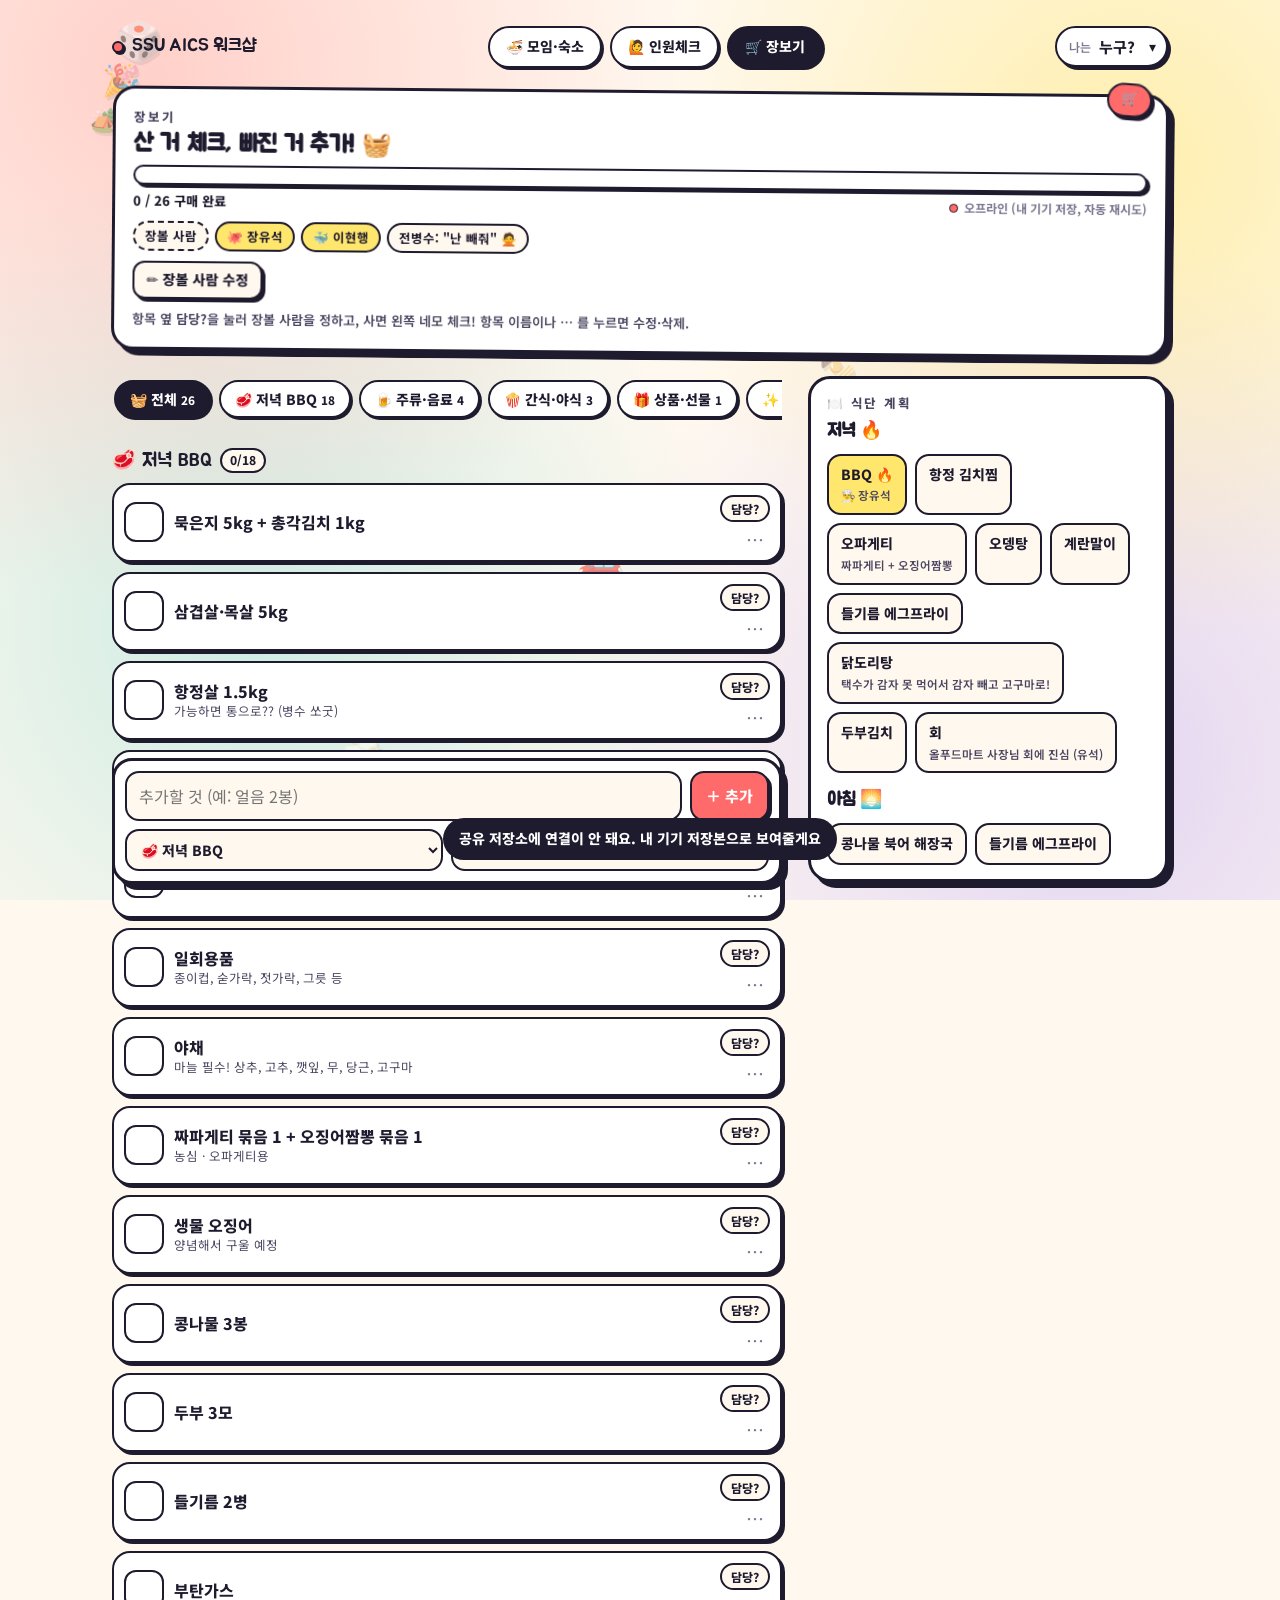
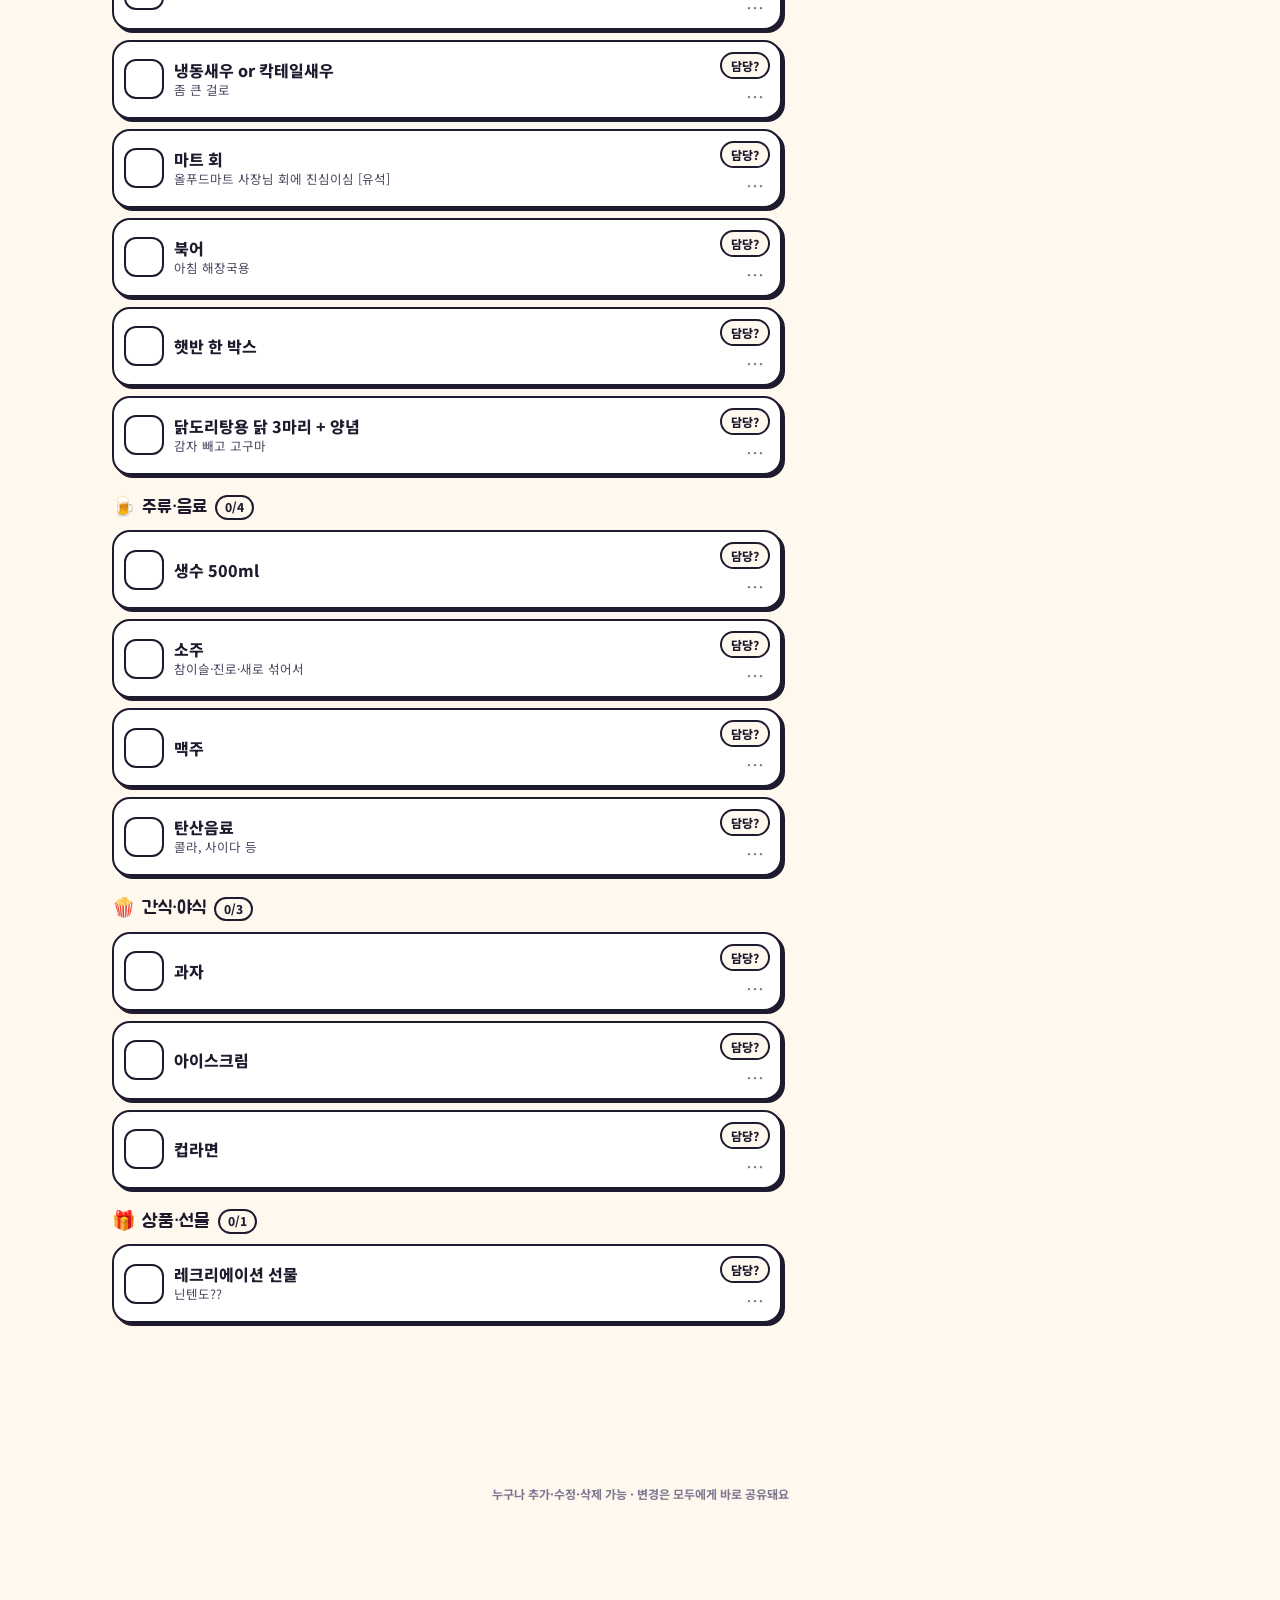
<file: shopping.html>
<!doctype html>
<html lang="ko">
<head>
<meta charset="utf-8">
<meta name="viewport" content="width=device-width, initial-scale=1, viewport-fit=cover">
<meta name="theme-color" content="#ffb347">
<title>SSU AICS 워크샵 · 장보기</title>
<meta property="og:title" content="워크샵 장보기 리스트 🛒">
<meta property="og:description" content="산 건 체크, 빠진 건 추가! 누구나 수정 가능.">
<link rel="icon" href="data:image/svg+xml,<svg xmlns='http://www.w3.org/2000/svg' viewBox='0 0 100 100'><text y='.9em' font-size='90'>🛒</text></svg>">
<link rel="preconnect" href="https://fonts.googleapis.com">
<link rel="preconnect" href="https://fonts.gstatic.com" crossorigin>
<link href="https://fonts.googleapis.com/css2?family=Black+Han+Sans&family=Jua&family=Noto+Sans+KR:wght@400;600;700;800;900&display=swap" rel="stylesheet">
<link rel="stylesheet" href="./assets/style.css?v=10">
</head>
<body>
<div class="wrap">
  <header class="topbar"></header>

  <section class="card tilt-r" style="margin-top:14px">
    <span class="sticker coral">🛒</span>
    <div class="eyebrow">장보기</div>
    <h2>산 거 체크, 빠진 거 추가! 🧺</h2>
    <div class="progress coral"><i id="bar" style="width:0%"></i></div>
    <div style="display:flex;justify-content:space-between;align-items:center;margin-top:6px;gap:8px;flex-wrap:wrap">
      <span style="font-weight:800;font-size:13px" id="barText">0 / 0 구매 완료</span>
      <span class="sync"><i></i><b>연결 중…</b></span>
    </div>
    <div class="tags" id="shoppers"></div>
    <button type="button" class="btn ghost sm" id="editShoppers" style="margin-top:10px">✏️ 장볼 사람 수정</button>
    <p style="margin:10px 0 0;font-size:13px;color:var(--ink-2);font-weight:600">항목 옆 <b>담당?</b>을 눌러 장볼 사람을 정하고, 사면 왼쪽 네모 체크! 항목 이름이나 ⋯ 를 누르면 수정·삭제.</p>
  </section>

  <div class="shop-grid">
    <div class="shop-main">
      <div class="filters" id="filters"></div>
      <div id="list"><div class="empty">목록을 불러오는 중… 🛒</div></div>

      <form class="add-bar" id="addForm" autocomplete="off">
        <input type="text" id="addName" placeholder="추가할 것 (예: 얼음 2봉)" required maxlength="60">
        <button type="submit" class="btn primary">＋ 추가</button>
        <div class="row2">
          <select id="addCat"></select>
          <select id="addBuyer" data-people><option value="">담당 (선택)</option></select>
        </div>
      </form>
    </div>

    <aside class="shop-side">
      <section class="card" style="padding:14px 16px">
        <div class="eyebrow">🍽️ 식단 계획</div>
        <h3 style="margin:6px 0 8px">저녁 🔥</h3>
        <div class="meal" id="dinner"></div>
        <h3 style="margin:14px 0 8px">아침 🌅</h3>
        <div class="meal" id="breakfast"></div>
      </section>
    </aside>
  </div>

  <p class="footer" style="margin-top:18px">누구나 추가·수정·삭제 가능 · 변경은 모두에게 바로 공유돼요</p>
</div>

<!-- 장볼 사람 편집 시트 -->
<div class="sheet-bg" id="shopperBg">
  <div class="sheet" role="dialog" aria-modal="true">
    <h2>장볼 사람 🛒</h2>
    <p class="hint">이름을 눌러서 켜고 끄면 돼요. 누구나 수정 가능!</p>
    <div class="picker" id="shopperPick"></div>
    <div class="field"><label>한마디 (선택)</label><input type="text" id="shopperNote" placeholder='예: 전병수: "난 빼줘" 🙅' maxlength="60"></div>
    <div class="sheet-actions">
      <button type="button" class="btn ghost" id="spCancel">닫기</button>
      <button type="button" class="btn primary" id="spSave">저장 ✅</button>
    </div>
  </div>
</div>

<!-- 항목 편집 시트 -->
<div class="sheet-bg" id="sheetBg">
  <div class="sheet" role="dialog" aria-modal="true">
    <h2>항목 수정 ✏️</h2>
    <p class="hint" id="edMeta"></p>
    <div class="field"><label>이름</label><input type="text" id="edName" maxlength="60"></div>
    <div class="field"><label>메모 (수량, 브랜드, 주의사항)</label><input type="text" id="edMemo" maxlength="120"></div>
    <div class="field"><label>분류</label><select id="edCat"></select></div>
    <div class="field"><label>담당 (장볼 사람)</label><select id="edBuyer" data-people><option value="">미정</option></select></div>
    <div class="sheet-actions">
      <button type="button" class="btn ghost" id="edDelete" style="flex:0 0 auto;color:var(--coral)">🗑 삭제</button>
      <button type="button" class="btn ghost" id="edCancel">닫기</button>
      <button type="button" class="btn primary" id="edSave">저장 ✅</button>
    </div>
  </div>
</div>

<script src="./assets/data.js?v=10"></script>
<script src="./assets/app.js?v=10"></script>
<script>
(function () {
  const C = window.WK_CONFIG, { $, $$, esc, toast, confetti, avatar, timeAgo, getMe, uid } = window.WK;
  const store = WK.store, COL = "item";
  WK.renderChrome("shopping");

  const catMap = Object.fromEntries(C.categories.map((c) => [c.id, c]));
  let items = {}, filter = "all", editingId = null, loadedOnce = false;
  let popId = null;  // 방금 바꾼 항목만 통통 튀게
  const popOnce = (id) => { popId = id; setTimeout(() => { popId = null; }, 700); };

  // 식단
  const dish = (d) => `<div class="dish ${d.by ? "by" : ""}">${esc(d.name)}${d.by ? `<small>👨‍🍳 ${esc(d.by)}</small>` : ""}${d.memo ? `<small>${esc(d.memo)}</small>` : ""}</div>`;
  $("#dinner").innerHTML = C.mealPlan.dinner.map(dish).join("");
  $("#breakfast").innerHTML = C.mealPlan.breakfast.map(dish).join("");
  // ---- 장볼 사람 (공유 저장, 누구나 수정)
  let shopperDoc = null, spPick = [];
  const shopperNames = () => (shopperDoc && Array.isArray(shopperDoc.names) ? shopperDoc.names : C.shoppers);
  const shopperNote = () => (shopperDoc && typeof shopperDoc.note === "string" ? shopperDoc.note : C.shopperNote);
  function renderShoppers() {
    const names = shopperNames(), note = shopperNote();
    $("#shoppers").innerHTML = `<span class="tag" style="border-style:dashed">장볼 사람</span>` +
      (names.length ? names.map((n) => `<span class="tag lemon">${avatar(n).emoji} ${esc(n)}</span>`).join("") : `<span class="tag">아직 미정 🤔</span>`) +
      (note ? `<span class="tag">${esc(note)}</span>` : "");
  }
  function openShoppers() {
    spPick = shopperNames().slice();
    $("#shopperNote").value = shopperNote() || "";
    paintPick();
    $("#shopperBg").classList.add("open"); document.body.style.overflow = "hidden";
  }
  function paintPick() {
    $("#shopperPick").innerHTML = WK.allPeople().map((n) =>
      `<button type="button" class="chip ${spPick.includes(n) ? "on" : ""}" data-n="${esc(n)}">${avatar(n).emoji} ${esc(n)}</button>`).join("");
  }
  function closeShoppers() { $("#shopperBg").classList.remove("open"); document.body.style.overflow = ""; }
  $("#editShoppers").onclick = openShoppers;
  $("#spCancel").onclick = closeShoppers;
  $("#shopperBg").addEventListener("click", (e) => { if (e.target === e.currentTarget) closeShoppers(); });
  $("#shopperPick").addEventListener("click", (e) => {
    const b = e.target.closest(".chip"); if (!b) return;
    const n = b.dataset.n;
    spPick = spPick.includes(n) ? spPick.filter((x) => x !== n) : [...spPick, n];
    paintPick();
  });
  $("#spSave").onclick = (e) => {
    const rec = { names: spPick.slice(), note: $("#shopperNote").value.trim(), updatedAt: Date.now(), by: getMe() || "" };
    closeShoppers();
    const r = e.target.getBoundingClientRect(); confetti(r.left + r.width / 2, r.top, 16);
    toast(rec.names.length ? `장볼 사람: ${rec.names.join(", ")} 🛒` : "장볼 사람 미정으로 변경");
    store.set("meta", "shoppers", rec);
  };
  store.subscribe("meta", (docs) => { shopperDoc = (docs || {}).shoppers || null; renderShoppers(); });
  renderShoppers();

  const catOpts = C.categories.map((c) => `<option value="${c.id}">${c.emoji} ${c.label}</option>`).join("");
  $("#addCat").innerHTML = catOpts; $("#edCat").innerHTML = catOpts; $("#addCat").value = "bbq";
  WK.refreshPeopleSelects();

  // 서버가 비어 있으면 엑셀 목록으로 한 번 채움 (오프라인이면 화면에만 보여줌)
  let seededRemote = false;
  const seedDocs = () => { const t = Date.now(); return C.seedItems.map((it, i) => ({ id: "seed" + String(i).padStart(2, "0"), cat: it.cat, name: it.name, memo: it.memo || "", buyer: "", done: false, addedBy: "엑셀", createdAt: t + i, order: i })); };
  function seedIfEmpty() {
    if (Object.keys(items).length) return;
    if (store.provider !== "local" && !store.status.online) { seedDocs().forEach((d) => store.setLocal(COL, d.id, d)); return; }
    if (seededRemote) return; seededRemote = true;
    seedDocs().forEach((d) => store.set(COL, d.id, d));
    toast("엑셀 장보기 목록을 불러왔어요 📋");
  }
  document.addEventListener("wk:status", (e) => { if (loadedOnce && e.detail.online && !e.detail.busy) seedIfEmpty(); });

  const sorted = () => Object.values(items).filter((i) => i && i.id).sort((a, b) => (a.order ?? a.createdAt) - (b.order ?? b.createdAt));

  function render() {
    const list = sorted();
    const total = list.length, done = list.filter((i) => i.done).length;
    $("#bar").style.width = (total ? Math.round(done / total * 100) : 0) + "%";
    $("#barText").textContent = `${done} / ${total} 구매 완료 ${total && done === total ? "🎉 끝!" : ""}`;

    const counts = { all: total };
    list.forEach((i) => counts[i.cat] = (counts[i.cat] || 0) + 1);
    $("#filters").innerHTML = [{ id: "all", label: "전체", emoji: "🧺" }, ...C.categories].map((c) =>
      `<button type="button" class="chip ${filter === c.id ? "on" : ""}" data-f="${c.id}">${c.emoji} ${c.label} <small>${counts[c.id] || 0}</small></button>`).join("");

    const cats = filter === "all" ? C.categories : [catMap[filter] || C.categories[0]];
    let html = "";
    cats.forEach((c) => {
      const grp = list.filter((i) => (catMap[i.cat] ? i.cat : "etc") === c.id);
      if (!grp.length && filter === "all") return;
      const d = grp.filter((i) => i.done).length;
      grp.sort((a, b) => (a.done - b.done) || ((a.order ?? a.createdAt) - (b.order ?? b.createdAt)));
      html += `<div class="group-title">${c.emoji} ${esc(c.label)} <span class="cnt">${d}/${grp.length}</span></div>`;
      html += grp.length ? `<ul class="items">${grp.map(itemHtml).join("")}</ul>` : `<div class="empty">아직 없음. 아래에서 추가!</div>`;
    });
    $("#list").innerHTML = html || (loadedOnce ? `<div class="empty">목록이 비어 있어요. 아래에서 추가!</div>` : `<div class="empty">목록을 불러오는 중… 🛒</div>`);
  }
  function itemHtml(i) {
    const av = i.buyer ? avatar(i.buyer).emoji + " " : "";
    const meta = [i.done && i.doneBy ? `✅ ${i.doneBy}` : "", i.addedBy && i.addedBy !== "엑셀" ? `${i.addedBy} 추가` : "", i.updatedAt ? timeAgo(i.updatedAt) : ""].filter(Boolean).join(" · ");
    return `<li class="item ${i.done ? "done" : ""} ${i.id === popId ? "pop" : ""}" data-id="${esc(i.id)}">
      <button type="button" class="chk" data-act="toggle" aria-label="구매 체크">${i.done ? "✓" : ""}</button>
      <div class="body" data-act="edit"><div class="nm">${esc(i.name)}</div>${i.memo ? `<div class="mm">${esc(i.memo)}</div>` : ""}${meta ? `<div class="meta">${esc(meta)}</div>` : ""}</div>
      <div class="side">
        <button type="button" class="buyer ${i.buyer ? "has" : ""}" data-act="buyer">${i.buyer ? av + esc(i.buyer) : "담당?"}</button>
        <button type="button" class="more" data-act="edit" aria-label="수정">⋯</button>
      </div>
    </li>`;
  }

  $("#filters").addEventListener("click", (e) => { const b = e.target.closest(".chip"); if (!b) return; filter = b.dataset.f; render(); });
  $("#list").addEventListener("click", (e) => {
    const li = e.target.closest(".item"); if (!li) return;
    const act = e.target.closest("[data-act]")?.dataset.act; const it = items[li.dataset.id]; if (!it) return;
    if (act === "toggle") {
      const willDone = !it.done;
      if (willDone) { const r = e.target.getBoundingClientRect(); confetti(r.left + r.width / 2, r.top + r.height / 2, 14); }
      popOnce(it.id);
      store.set(COL, it.id, { ...it, done: willDone, doneBy: willDone ? (getMe() || "") : "", updatedAt: Date.now() });
    } else if (act === "buyer") openEdit(it.id, true);
    else if (act === "edit") openEdit(it.id);
  });

  $("#addForm").addEventListener("submit", (e) => {
    e.preventDefault();
    const name = $("#addName").value.trim(); if (!name) return;
    const maxOrder = Math.max(0, ...Object.values(items).map((x) => x.order ?? 0));
    const rec = { id: uid(), cat: $("#addCat").value, name, memo: "", buyer: $("#addBuyer").value, done: false, addedBy: getMe() || "익명", createdAt: Date.now(), updatedAt: Date.now(), order: maxOrder + 1 };
    $("#addName").value = ""; $("#addBuyer").value = "";
    const r = e.submitter ? e.submitter.getBoundingClientRect() : { left: innerWidth / 2, top: innerHeight - 160, width: 0 };
    confetti(r.left + r.width / 2, r.top, 16); toast(`"${name}" 추가! 🛒`);
    if (filter !== "all" && filter !== rec.cat) filter = rec.cat;
    popOnce(rec.id);
    store.set(COL, rec.id, rec);
  });

  function openEdit(id, focusBuyer) {
    const it = items[id]; if (!it) return; editingId = id;
    $("#edName").value = it.name; $("#edMemo").value = it.memo || ""; $("#edCat").value = catMap[it.cat] ? it.cat : "etc"; $("#edBuyer").value = it.buyer || "";
    $("#edMeta").textContent = [it.addedBy ? `${it.addedBy} 추가` : "", it.updatedAt ? `마지막 수정 ${timeAgo(it.updatedAt)}` : ""].filter(Boolean).join(" · ");
    $("#sheetBg").classList.add("open"); document.body.style.overflow = "hidden";
    if (focusBuyer) setTimeout(() => $("#edBuyer").focus(), 50);
  }
  function closeEdit() { $("#sheetBg").classList.remove("open"); document.body.style.overflow = ""; editingId = null; }
  $("#edCancel").onclick = closeEdit;
  $("#sheetBg").addEventListener("click", (e) => { if (e.target === e.currentTarget) closeEdit(); });
  $("#edSave").onclick = () => {
    const it = items[editingId]; if (!it) return;
    const rec = { ...it, name: $("#edName").value.trim() || it.name, memo: $("#edMemo").value.trim(), cat: $("#edCat").value, buyer: $("#edBuyer").value, updatedAt: Date.now() };
    closeEdit(); toast("수정 저장 ✅");
    popOnce(it.id);
    store.set(COL, it.id, rec);
  };
  $("#edDelete").onclick = () => {
    const it = items[editingId]; if (!it) return;
    if (!confirm(`"${it.name}" 항목을 삭제할까요?`)) return;
    closeEdit(); toast("삭제됨 🗑");
    store.remove(COL, it.id);
  };

  store.subscribe(COL, (docs) => { items = docs || {}; render(); });
  document.addEventListener("wk:me", render);
  document.addEventListener("wk:people", () => { render(); renderShoppers(); });
  store.subscribe("person", (docs) => {
    const names = Object.values(docs || {}).sort((a, b) => (a.createdAt || 0) - (b.createdAt || 0)).map((p) => p.name).filter(Boolean);
    WK.setExtraPeople(names);
  });
  store.startPolling([COL, "person", "meta"]);
  store.pull(COL, { silent: true }).then(() => { loadedOnce = true; seedIfEmpty(); render(); });
})();
</script>
</body>
</html>
</file>
<file: assets/style.css>
/* =========================================================
   SSU AICS 워크샵 · 스티커 팝 스타일
   ========================================================= */
:root {
  --ink: #1f1b2e;
  --ink-2: #4b4560;
  --muted: #7d7690;
  --paper: #fff8ef;
  --card: #ffffff;
  --coral: #ff6b6b;
  --mango: #ffb347;
  --lemon: #ffe66d;
  --mint: #4ecdc4;
  --sky: #63a4ff;
  --grape: #a78bfa;
  --pink: #ff8fab;
  --ok: #2fbf71;
  --shadow: 6px 6px 0 var(--ink);
  --shadow-sm: 3px 3px 0 var(--ink);
  --radius: 22px;
  --font-display: "Black Han Sans", "Jua", "Noto Sans KR", sans-serif;
  --font-head: "Jua", "Noto Sans KR", sans-serif;
  --font-body: "Noto Sans KR", -apple-system, BlinkMacSystemFont, system-ui, sans-serif;
}
* { box-sizing: border-box; }
html { -webkit-text-size-adjust: 100%; }
body {
  margin: 0; color: var(--ink); font-family: var(--font-body); font-size: 15.5px; line-height: 1.55;
  background: var(--paper);
  min-height: 100dvh;
  padding-bottom: calc(96px + env(safe-area-inset-bottom));
  overflow-x: hidden;
}
/* 고정 배경 (background-attachment: fixed 는 모바일에서 깨져서 가상요소로) */
body::before {
  content: ""; position: fixed; inset: 0; z-index: -1; pointer-events: none;
  background:
    radial-gradient(circle at 12% 8%, rgba(255,107,107,.28), transparent 38%),
    radial-gradient(circle at 88% 18%, rgba(255,230,109,.5), transparent 36%),
    radial-gradient(circle at 20% 70%, rgba(78,205,196,.28), transparent 40%),
    radial-gradient(circle at 85% 85%, rgba(167,139,250,.32), transparent 40%),
    var(--paper);
}
a { color: inherit; }
button, input, select, textarea { font-family: inherit; font-size: 16px; color: var(--ink); }
button { cursor: pointer; }
::selection { background: var(--lemon); }

/* --- 배경 떠다니는 이모지 --- */
.floaties { position: fixed; inset: 0; pointer-events: none; z-index: 0; overflow: hidden; }
.floaties span {
  position: absolute; font-size: 34px; opacity: .5; filter: drop-shadow(2px 3px 0 rgba(31,27,46,.15));
  animation: floaty 14s ease-in-out infinite;
}
.floaties span:nth-child(odd) { animation-duration: 18s; animation-direction: alternate-reverse; }
@keyframes floaty {
  0%   { transform: translate(0,0) rotate(-8deg); }
  50%  { transform: translate(14px,-26px) rotate(10deg); }
  100% { transform: translate(-10px,8px) rotate(-6deg); }
}

.wrap { position: relative; z-index: 1; max-width: 680px; margin: 0 auto; padding: 18px 16px 24px; }

/* --- 상단 바 --- */
.topbar { display: flex; align-items: center; justify-content: space-between; gap: 10px; margin-bottom: 14px; }
.brand { font-family: var(--font-head); font-size: 18px; letter-spacing: -.2px; display: flex; align-items: center; gap: 8px; text-decoration: none; }
.brand .dot { width: 12px; height: 12px; border-radius: 50%; background: var(--coral); border: 2px solid var(--ink); box-shadow: 2px 2px 0 var(--ink); }
.me-pick {
  display: flex; align-items: center; gap: 6px; background: var(--card); border: 2.5px solid var(--ink); border-radius: 999px;
  padding: 4px 10px 4px 12px; box-shadow: var(--shadow-sm); font-weight: 700; font-size: 14px;
}
.me-pick select { border: 0; background: transparent; font-weight: 800; font-size: 15px; padding: 4px 2px; max-width: 120px; -webkit-appearance: none; appearance: none; }
.me-pick .who { font-size: 12px; color: var(--muted); font-weight: 600; }

/* --- 카드 공통 --- */
.card {
  background: var(--card); border: 3px solid var(--ink); border-radius: var(--radius); box-shadow: var(--shadow);
  padding: 18px 18px; margin: 0 0 22px; position: relative;
}
.card.tilt-l { rotate: -.6deg; }
.card.tilt-r { rotate: .5deg; }
.card h2 { font-family: var(--font-head); font-size: 24px; margin: 0 0 6px; letter-spacing: -.3px; line-height: 1.2; }
.card h3 { font-family: var(--font-head); font-size: 18px; margin: 18px 0 8px; }
.eyebrow { font-size: 12.5px; font-weight: 800; letter-spacing: .14em; text-transform: uppercase; color: var(--ink-2); margin-bottom: 4px; }
.sticker {
  position: absolute; top: -14px; right: 14px; background: var(--lemon); border: 2.5px solid var(--ink); border-radius: 999px;
  padding: 4px 12px; font-family: var(--font-head); font-size: 14px; box-shadow: var(--shadow-sm); transform: rotate(4deg);
}
.sticker.coral { background: var(--coral); color: #fff; }
.sticker.mint { background: var(--mint); }
.sticker.grape { background: var(--grape); color: #fff; }
.tags { display: flex; flex-wrap: wrap; gap: 6px; margin: 10px 0 0; }
.tag { font-size: 12.5px; font-weight: 700; background: var(--paper); border: 2px solid var(--ink); border-radius: 999px; padding: 3px 10px; }
.tag.mint { background: var(--mint); } .tag.lemon { background: var(--lemon); } .tag.pink { background: var(--pink); } .tag.sky { background: var(--sky); color: #fff; }

/* --- 히어로 --- */
.hero {
  background: linear-gradient(135deg, var(--coral) 0%, var(--mango) 55%, var(--lemon) 100%);
  border: 3px solid var(--ink); border-radius: 28px; box-shadow: var(--shadow); padding: 26px 20px 22px; margin: 8px 0 28px;
  position: relative; overflow: hidden; color: var(--ink);
}
.hero::after { content: ""; position: absolute; right: -40px; top: -40px; width: 160px; height: 160px; border-radius: 50%; background: rgba(255,255,255,.35); }
.hero .kicker { font-weight: 800; letter-spacing: .18em; font-size: 12px; opacity: .85; }
.hero h1 { font-family: var(--font-display); font-size: clamp(34px, 9vw, 48px); line-height: 1.05; margin: 6px 0 8px; letter-spacing: -.5px; text-shadow: 3px 3px 0 rgba(255,255,255,.55); font-weight: 400; }
.hero p { margin: 0; font-weight: 700; font-size: 16px; }
.hero .emoji-row { position: absolute; right: 14px; bottom: 10px; font-size: 40px; letter-spacing: -6px; filter: drop-shadow(2px 3px 0 rgba(31,27,46,.25)); animation: bob 3s ease-in-out infinite; }
@keyframes bob { 0%,100% { transform: translateY(0) rotate(-3deg);} 50% { transform: translateY(-6px) rotate(3deg);} }
.dday[hidden] { display: none; }
.dday { display: inline-flex; align-items: center; gap: 8px; background: var(--ink); color: #fff; border-radius: 999px; padding: 6px 14px; font-family: var(--font-head); font-size: 18px; margin-top: 14px; }
.dday small { font-family: var(--font-body); font-weight: 700; font-size: 12px; opacity: .8; }

/* --- 티켓 (모임 요약) --- */
.ticket {
  display: grid; grid-template-columns: 1fr auto; border: 3px solid var(--ink); border-radius: 22px; overflow: hidden;
  background: #fff; box-shadow: var(--shadow); margin-bottom: 26px;
}
.ticket .main { padding: 18px; }
.ticket .stub {
  border-left: 3px dashed var(--ink); background: var(--mint); padding: 16px 14px; display: flex; flex-direction: column; align-items: center; justify-content: center; min-width: 112px; text-align: center;
}
.ticket .time { font-family: var(--font-display); font-size: 44px; line-height: 1; font-weight: 400; }
.ticket .stub small { font-weight: 800; font-size: 12px; letter-spacing: .1em; }
.ticket .where { font-family: var(--font-head); font-size: 22px; margin: 4px 0; }
.ticket .sub { color: var(--ink-2); font-size: 14px; font-weight: 600; }

/* --- 타임라인 --- */
.timeline { list-style: none; margin: 8px 0 0; padding: 0; position: relative; }
.timeline::before { content: ""; position: absolute; left: 13px; top: 8px; bottom: 8px; border-left: 3px dotted var(--ink); }
.timeline li { position: relative; padding: 0 0 14px 42px; }
.timeline li:last-child { padding-bottom: 0; }
.timeline .pin { position: absolute; left: 0; top: 0; width: 30px; height: 30px; border-radius: 50%; border: 2.5px solid var(--ink); background: var(--lemon); display: grid; place-items: center; font-size: 15px; box-shadow: 2px 2px 0 var(--ink); }
.timeline .tt { font-family: var(--font-display); font-size: 15px; letter-spacing: .3px; color: var(--ink-2); line-height: 1.2; font-weight: 400; }
.timeline .t { font-family: var(--font-head); font-size: 17px; line-height: 1.25; }
.timeline .d { color: var(--ink-2); font-size: 13.5px; line-height: 1.4; margin-top: 2px; }
.timeline li.hi .pin { background: var(--coral); color: #fff; }
.timeline li.hi .tt { color: var(--coral); }

/* --- 장소 카드 --- */
.addr { display: flex; align-items: flex-start; justify-content: space-between; gap: 8px; color: var(--ink-2); font-size: 14.5px; margin: 6px 0; }
.addr button { border: 2px solid var(--ink); background: var(--paper); border-radius: 999px; font-size: 12px; font-weight: 800; padding: 2px 9px; box-shadow: 2px 2px 0 var(--ink); white-space: nowrap; }
.rating { display: inline-flex; align-items: center; gap: 4px; font-weight: 800; color: var(--ink); background: var(--lemon); border: 2px solid var(--ink); border-radius: 999px; padding: 2px 10px; font-size: 13px; }
.btn-row { display: grid; grid-template-columns: repeat(auto-fit, minmax(120px, 1fr)); gap: 10px; margin-top: 14px; }
.btn {
  display: inline-flex; align-items: center; justify-content: center; gap: 6px; text-decoration: none; font-weight: 800;
  border: 2.5px solid var(--ink); border-radius: 14px; padding: 12px 12px; background: #fff; box-shadow: var(--shadow-sm);
  transition: transform .08s ease, box-shadow .08s ease; font-size: 15px; line-height: 1.1; min-height: 46px;
}
.btn:active { transform: translate(3px,3px); box-shadow: 0 0 0 var(--ink); }
.btn.kakao { background: #fee500; }
.btn.naver { background: #03c75a; color: #fff; }
.btn.tel { background: var(--sky); color: #fff; }
.btn.primary { background: var(--coral); color: #fff; }
.btn.mint { background: var(--mint); }
.btn.ghost { background: var(--paper); }
.btn.sm { padding: 8px 12px; min-height: 38px; font-size: 14px; border-radius: 12px; }
.map { width: 100%; height: 210px; border: 3px solid var(--ink); border-radius: 16px; margin-top: 14px; background: #eef; display: block; }

/* --- 메뉴판 --- */
.menu-grid { display: grid; grid-template-columns: 1fr 1fr; gap: 10px; margin-top: 8px; }
.menu-item { border: 2.5px solid var(--ink); border-radius: 16px; padding: 12px 12px 10px; background: var(--paper); position: relative; }
.menu-item.hot { background: linear-gradient(160deg, #fff 0%, #ffe9c2 100%); }
.menu-item .n { font-family: var(--font-head); font-size: 17px; line-height: 1.2; }
.menu-item .p { font-weight: 800; color: var(--coral); margin-top: 4px; }
.menu-item .d { font-size: 12.5px; color: var(--ink-2); margin-top: 4px; line-height: 1.35; }
.menu-item .hotmark { position: absolute; top: -10px; right: 8px; background: var(--coral); color: #fff; border: 2px solid var(--ink); border-radius: 999px; font-size: 11px; font-weight: 900; padding: 1px 8px; transform: rotate(6deg); }

/* --- 진행률 --- */
.progress { height: 20px; border: 2.5px solid var(--ink); border-radius: 999px; background: #fff; overflow: hidden; box-shadow: var(--shadow-sm); }
.progress > i { display: block; height: 100%; background: repeating-linear-gradient(135deg, var(--mint) 0 12px, #7fe0d9 12px 24px); transition: width .4s cubic-bezier(.2,.9,.3,1.3); }
.progress.coral > i { background: repeating-linear-gradient(135deg, var(--coral) 0 12px, #ff8f8f 12px 24px); }
.stat-row { display: grid; grid-template-columns: 1fr 1fr; gap: 8px; margin-top: 12px; }
@media (min-width: 480px) { .stat-row { grid-template-columns: repeat(4, 1fr); } }
.stat { text-align: center; border: 2.5px solid var(--ink); border-radius: 16px; padding: 8px 6px; background: var(--paper); }
.stat b { display: block; font-family: var(--font-display); font-size: 26px; line-height: 1; font-weight: 400; }
.stat span { font-size: 12px; font-weight: 700; color: var(--ink-2); }

/* --- 인원 그리드 --- */
.people-grid { display: grid; grid-template-columns: 1fr 1fr; gap: 12px; }
@media (min-width: 560px) { .people-grid { grid-template-columns: 1fr 1fr 1fr; } }
.person {
  border: 3px solid var(--ink); border-radius: 20px; background: #fff; padding: 14px 12px 12px; box-shadow: var(--shadow-sm);
  text-align: left; position: relative; transition: transform .08s; width: 100%; font-family: var(--font-body);
}
.person:active { transform: translate(2px,2px); box-shadow: 1px 1px 0 var(--ink); }
.person.me { outline: 4px solid var(--lemon); outline-offset: 2px; }
.person.absent { opacity: .55; }
.person .av { width: 44px; height: 44px; border-radius: 50%; border: 2.5px solid var(--ink); display: grid; place-items: center; font-size: 22px; margin-bottom: 8px; box-shadow: 2px 2px 0 var(--ink); }
.person .nm { font-family: var(--font-head); font-size: 19px; line-height: 1.1; }
.person .st { display: inline-block; margin-top: 6px; font-size: 12px; font-weight: 800; border: 2px solid var(--ink); border-radius: 999px; padding: 2px 8px; background: var(--paper); }
.person .st.noodle { background: var(--mint); } .person .st.late { background: var(--lemon); } .person .st.pension { background: var(--grape); color: #fff; } .person .st.absent { background: #ddd; }
.person .tm { font-family: var(--font-display); font-size: 22px; margin-top: 6px; letter-spacing: .5px; font-weight: 400; }
.person .ride, .person .memo { font-size: 12px; color: var(--ink-2); margin-top: 4px; line-height: 1.35; word-break: keep-all; }
.person .memo { color: var(--coral); font-weight: 700; }
.person .edited { position: absolute; top: 10px; right: 10px; font-size: 10.5px; color: var(--muted); font-weight: 700; }
.person .me-badge { position: absolute; top: -10px; left: 10px; background: var(--lemon); border: 2px solid var(--ink); border-radius: 999px; font-size: 11px; font-weight: 900; padding: 1px 8px; }

/* --- 바텀시트 / 모달 --- */
/* 열고 닫을 때 모두 애니메이션 되도록 display 대신 opacity/visibility 사용 */
.sheet-bg {
  position: fixed; inset: 0; background: rgba(31,27,46,.45); z-index: 50; display: flex;
  align-items: flex-end; justify-content: center;
  opacity: 0; visibility: hidden; pointer-events: none;
  transition: opacity .22s ease, visibility .22s, backdrop-filter .22s ease;
}
.sheet-bg.open { opacity: 1; visibility: visible; pointer-events: auto; backdrop-filter: blur(3px); }
.sheet {
  width: 100%; max-width: 640px; background: #fff; border: 3px solid var(--ink); border-bottom: 0; border-radius: 26px 26px 0 0;
  padding: 18px 18px calc(22px + env(safe-area-inset-bottom));
  max-height: 92dvh; overflow: auto;
  transform: translateY(46px); opacity: .4;
  transition: transform .28s cubic-bezier(.2,.9,.3,1.25), opacity .2s ease;
}
.sheet-bg.open .sheet { transform: none; opacity: 1; }
.sheet h2 { font-family: var(--font-head); font-size: 24px; margin: 0 0 4px; }
.sheet .hint { color: var(--muted); font-size: 13px; margin: 0 0 12px; }
.field { margin: 12px 0; }
.field label { display: block; font-weight: 800; font-size: 13px; margin-bottom: 6px; letter-spacing: .02em; }
.field input[type=text], .field input[type=time], .field textarea, .field select {
  width: 100%; border: 2.5px solid var(--ink); border-radius: 14px; padding: 11px 12px; background: var(--paper); font-size: 16px; outline: none;
}
.field input:focus, .field textarea:focus, .field select:focus { background: #fff; box-shadow: 3px 3px 0 var(--ink); }
.field textarea { resize: vertical; min-height: 64px; }
.choices { display: grid; grid-template-columns: 1fr 1fr; gap: 8px; }
.choice { border: 2.5px solid var(--ink); border-radius: 14px; padding: 10px 8px; background: #fff; font-weight: 800; font-size: 14px; text-align: center; line-height: 1.2; }
.choice small { display: block; font-weight: 600; color: var(--muted); font-size: 11px; margin-top: 2px; }
.choice.on { background: var(--lemon); box-shadow: var(--shadow-sm); }
.choice.on.noodle { background: var(--mint); } .choice.on.late { background: var(--lemon); } .choice.on.pension { background: var(--grape); color: #fff; } .choice.on.pension small { color: #f1eaff; } .choice.on.absent { background: #ddd; }
.picker { display: flex; flex-wrap: wrap; gap: 8px; margin: 4px 0 6px; }
.picker .chip { flex: 0 0 auto; opacity: .6; }
.picker .chip.on { opacity: 1; background: var(--lemon); box-shadow: var(--shadow-sm); }
.sheet-actions { display: flex; gap: 10px; margin-top: 16px; }
.sheet-actions .btn { flex: 1; }

/* --- 장보기 --- */
.filters { display: flex; gap: 8px; overflow-x: auto; padding: 4px 2px 10px; -webkit-overflow-scrolling: touch; scrollbar-width: none; }
.filters::-webkit-scrollbar { display: none; }
.chip { flex: 0 0 auto; border: 2.5px solid var(--ink); border-radius: 999px; padding: 7px 14px; background: #fff; font-weight: 800; font-size: 14px; box-shadow: 2px 2px 0 var(--ink); }
.chip.on { background: var(--ink); color: #fff; }
.group-title { font-family: var(--font-head); font-size: 19px; margin: 18px 0 8px; display: flex; align-items: center; gap: 8px; }
.group-title .cnt { font-family: var(--font-body); font-size: 12px; font-weight: 800; background: var(--paper); border: 2px solid var(--ink); border-radius: 999px; padding: 1px 8px; }
.items { list-style: none; margin: 0; padding: 0; display: flex; flex-direction: column; gap: 10px; }
.item {
  display: grid; grid-template-columns: 40px 1fr auto; gap: 10px; align-items: center;
  border: 2.5px solid var(--ink); border-radius: 18px; background: #fff; padding: 10px; box-shadow: var(--shadow-sm);
  transition: transform .15s, opacity .2s;
}
.item.done { background: #f2f6f4; opacity: .78; }
.item .chk { width: 40px; height: 40px; border: 2.5px solid var(--ink); border-radius: 12px; background: #fff; display: grid; place-items: center; font-size: 22px; padding: 0; }
.item.done .chk { background: var(--ok); color: #fff; }
.item .body { min-width: 0; }
.item .nm { font-weight: 800; font-size: 16px; line-height: 1.25; word-break: keep-all; }
.item.done .nm { text-decoration: line-through; text-decoration-thickness: 3px; text-decoration-color: var(--coral); }
.item .mm { font-size: 12.5px; color: var(--ink-2); margin-top: 2px; line-height: 1.35; }
.item .meta { font-size: 11px; color: var(--muted); font-weight: 700; margin-top: 3px; }
.item .side { display: flex; flex-direction: column; align-items: flex-end; gap: 6px; }
.buyer {
  border: 2px solid var(--ink); border-radius: 999px; padding: 3px 9px; font-size: 12px; font-weight: 800; background: var(--paper);
  display: inline-flex; align-items: center; gap: 4px; white-space: nowrap; max-width: 110px; overflow: hidden; text-overflow: ellipsis;
}
.buyer.has { background: var(--lemon); }
.item .more { border: 0; background: transparent; font-size: 18px; color: var(--muted); padding: 2px 6px; line-height: 1; }
.add-bar {
  position: sticky; bottom: calc(84px + env(safe-area-inset-bottom)); z-index: 20; margin-top: 18px;
  background: #fff; border: 3px solid var(--ink); border-radius: 20px; padding: 10px; box-shadow: var(--shadow);
  display: grid; grid-template-columns: 1fr auto; gap: 8px;
}
.add-bar input { border: 2.5px solid var(--ink); border-radius: 14px; padding: 11px 12px; background: var(--paper); font-size: 16px; min-width: 0; }
.add-bar select { border: 2.5px solid var(--ink); border-radius: 14px; padding: 8px 10px; background: var(--paper); font-weight: 800; font-size: 14px; min-width: 0; }
.add-bar .row2 { grid-column: 1 / -1; display: grid; grid-template-columns: 1fr 1fr; gap: 8px; }
.add-bar .btn { padding: 10px 14px; }

/* --- 식단 --- */
.meal { display: flex; flex-wrap: wrap; gap: 8px; }
.meal .dish { border: 2.5px solid var(--ink); border-radius: 14px; padding: 8px 12px; background: var(--paper); font-weight: 800; font-size: 14px; }
.meal .dish small { display: block; font-weight: 600; color: var(--ink-2); font-size: 11.5px; margin-top: 2px; }
.meal .dish.by { background: var(--lemon); }

/* --- 하단 탭 --- */
.tabbar { position: fixed; left: 0; right: 0; bottom: 0; z-index: 40; display: flex; justify-content: center; padding: 0 12px calc(10px + env(safe-area-inset-bottom)); pointer-events: none; }
.tabbar nav {
  pointer-events: auto; display: grid; grid-template-columns: repeat(3, 1fr); gap: 4px; width: 100%; max-width: 520px;
  background: #fff; border: 3px solid var(--ink); border-radius: 22px; padding: 6px; box-shadow: var(--shadow);
}
.tabbar a {
  text-decoration: none; text-align: center; border-radius: 16px; padding: 8px 4px 6px; font-weight: 800; font-size: 12.5px; color: var(--ink-2); line-height: 1.1;
  display: flex; flex-direction: column; align-items: center; gap: 2px;
}
.tabbar a .ic { font-size: 22px; line-height: 1; }
.tabbar a.on { background: var(--ink); color: #fff; }

/* --- 토스트 / 상태 --- */
.toast { position: fixed; left: 50%; bottom: calc(100px + env(safe-area-inset-bottom)); transform: translateX(-50%) translateY(20px); background: var(--ink); color: #fff; padding: 10px 16px; border-radius: 999px; font-weight: 800; font-size: 14px; opacity: 0; transition: .2s; z-index: 60; pointer-events: none; white-space: nowrap; max-width: 92vw; overflow: hidden; text-overflow: ellipsis; }
.toast.show { opacity: 1; transform: translateX(-50%) translateY(0); }
.sync { display: inline-flex; align-items: center; gap: 6px; font-size: 12px; font-weight: 800; color: var(--muted); }
.sync i { width: 9px; height: 9px; border-radius: 50%; background: var(--ok); border: 1.5px solid var(--ink); display: inline-block; }
.sync.off i { background: var(--coral); animation: blink 1s infinite; }
.sync.busy i { background: var(--mango); }
@keyframes blink { 50% { opacity: .3; } }
.empty { text-align: center; color: var(--muted); font-weight: 700; padding: 22px 8px; }
.footer { text-align: center; color: var(--muted); font-size: 12px; font-weight: 700; margin-top: 8px; }
.footer a { color: var(--ink-2); }
.pop { animation: pop .35s cubic-bezier(.2,.9,.3,1.4); }
@keyframes pop { 0% { transform: scale(.85); } 100% { transform: scale(1); } }
@media (max-width: 340px) { .menu-grid { grid-template-columns: 1fr; } .ticket .time { font-size: 38px; } }

/* --- 인원 추가 카드 --- */
.person.add-person { border-style: dashed; background: rgba(255,255,255,.7); }
.person.add-person .nm { color: var(--ink-2); }

/* =========================================================
   반응형: 태블릿 / 데스크톱
   ========================================================= */
.topnav { display: none; }
@media (min-width: 640px) {
  .wrap { max-width: 780px; }
  .people-grid { grid-template-columns: repeat(3, 1fr); }
  .menu-grid { grid-template-columns: repeat(3, 1fr); }
}
@media (min-width: 960px) {
  body { padding-bottom: 48px; }
  .wrap { max-width: 1120px; padding: 26px 32px 40px; }
  .topbar { margin-bottom: 22px; }
  .topnav { display: flex; gap: 8px; }
  .topnav a { text-decoration: none; font-weight: 800; padding: 8px 16px; border: 2.5px solid var(--ink); border-radius: 999px; background: #fff; box-shadow: 2px 2px 0 var(--ink); font-size: 14px; }
  .topnav a.on { background: var(--ink); color: #fff; }
  .tabbar { display: none; }
  .hero { padding: 40px 36px 34px; }
  .hero h1 { font-size: 64px; }
  .hero .emoji-row { font-size: 64px; right: 30px; bottom: 18px; }
  .ticket .time { font-size: 56px; }
  .ticket .stub { min-width: 160px; }
  .home-grid { display: grid; grid-template-columns: 1.1fr .9fr; gap: 0 26px; align-items: start; }
  .home-grid > .col { min-width: 0; }
  .home-grid > .col:nth-child(1) { grid-column: 2; grid-row: 1; }
  .home-grid > .col:nth-child(2) { grid-column: 1; grid-row: 1 / span 2; }
  .home-grid > .col:nth-child(3) { grid-column: 2; grid-row: 2; }
  .menu-grid { grid-template-columns: 1fr 1fr; }
  .people-grid { grid-template-columns: repeat(5, 1fr); }
  .shop-grid { display: grid; grid-template-columns: 1fr 360px; gap: 0 26px; align-items: start; }
  .shop-side { position: sticky; top: 20px; }
  .add-bar { bottom: 16px; }
  .sheet-bg { align-items: center; padding: 20px; }
  .sheet { border-radius: 26px; border-bottom: 3px solid var(--ink); box-shadow: var(--shadow); max-height: 86vh; }
  .toast { bottom: 40px; }
}
@media (min-width: 1280px) { .people-grid { grid-template-columns: repeat(6, 1fr); } }

/* =========================================================
   모션 & 인터랙션
   ========================================================= */

/* --- 페이지 진입 / 이탈 --- */
@keyframes pageIn { from { opacity: 0; translate: 0 12px; } to { opacity: 1; translate: none; } }
body { transition: opacity .16s ease-in; }
body.leaving { opacity: 0; }
.wrap > * { animation: pageIn .44s cubic-bezier(.22,.9,.3,1.06) both; }
.wrap > *:nth-child(1) { animation-delay: .02s; }
.wrap > *:nth-child(2) { animation-delay: .07s; }
.wrap > *:nth-child(3) { animation-delay: .12s; }
.wrap > *:nth-child(4) { animation-delay: .17s; }
.wrap > *:nth-child(5) { animation-delay: .22s; }
.wrap > *:nth-child(n+6) { animation-delay: .26s; }
@keyframes tabIn { from { transform: translateY(120%); } to { transform: none; } }
.tabbar nav { animation: tabIn .5s cubic-bezier(.2,.9,.3,1.1) .1s both; }

/* --- 스크롤 등장 (JS가 data-reveal을 붙인 요소만) --- */
[data-reveal] { opacity: 0; translate: 0 18px; }
[data-reveal].in { animation: pageIn .5s cubic-bezier(.22,.9,.3,1.06) both; }

/* --- 버튼 공통: 눌림 / 호버 / 포커스 --- */
.btn, .chip, .choice, .person, .item, .menu-item, .tabbar a, .topnav a, .item .chk, .buyer, .addr button, .me-pick {
  transition: transform .16s cubic-bezier(.2,.9,.3,1.1), box-shadow .16s ease, background-color .16s ease, opacity .16s ease;
}
.btn:active, .choice:active, .chip:active, .addr button:active { transform: translate(3px, 3px) scale(.99); box-shadow: 0 0 0 var(--ink); }
.person:active, .item:active { transform: translate(2px, 2px) scale(.995); box-shadow: 1px 1px 0 var(--ink); }
.item .chk:active { transform: scale(.88); }
.buyer:active, .more:active { transform: scale(.92); }
.tabbar a:active { transform: scale(.93); }
@media (hover: hover) and (pointer: fine) {
  .btn:hover { transform: translate(-1px, -1px); box-shadow: 5px 5px 0 var(--ink); }
  .chip:hover:not(.on) { transform: translateY(-2px); box-shadow: 3px 4px 0 var(--ink); }
  .choice:hover { transform: translateY(-2px); box-shadow: var(--shadow-sm); }
  .person:hover { transform: translateY(-3px); box-shadow: 5px 6px 0 var(--ink); }
  .item:hover { transform: translateY(-2px); box-shadow: 4px 5px 0 var(--ink); }
  .menu-item:hover { transform: translateY(-3px) rotate(-.5deg); box-shadow: var(--shadow-sm); }
  .topnav a:hover:not(.on) { transform: translateY(-2px); box-shadow: 3px 4px 0 var(--ink); }
  .tabbar a:hover { transform: translateY(-2px); }
  .buyer:hover { transform: scale(1.05); }
  .addr button:hover { transform: translate(-1px, -1px); }
  .brand:hover .dot { animation: bob .6s ease-in-out infinite; }
}
:focus-visible { outline: 3px solid var(--grape); outline-offset: 3px; }
.btn:focus-visible, .chip:focus-visible, .person:focus-visible, .choice:focus-visible { outline-offset: 4px; }

/* --- 물결(리플) 터치 피드백 --- */
.btn, .chip, .choice, .tabbar a, .topnav a { position: relative; overflow: hidden; }
.rip {
  position: absolute; border-radius: 50%; background: currentColor; opacity: .22; pointer-events: none;
  transform: translate(-50%, -50%) scale(0); animation: rip .55s cubic-bezier(.2,.7,.3,1) forwards;
}
@keyframes rip { to { transform: translate(-50%, -50%) scale(1); opacity: 0; } }

/* --- 체크 / 저장 직후 강조 --- */
@keyframes checkPop { 0% { transform: scale(.72) rotate(-8deg); } 60% { transform: scale(1.14) rotate(3deg); } 100% { transform: none; } }
.item.pop .chk { animation: checkPop .42s cubic-bezier(.2,.9,.3,1.4); }
@keyframes cardPop { 0% { transform: scale(.94); } 55% { transform: scale(1.035); } 100% { transform: none; } }
.person.pop, .item.pop { animation: cardPop .42s cubic-bezier(.2,.9,.3,1.4); }
@keyframes strike { from { transform: scaleX(0); } to { transform: scaleX(1); } }
.item.done .nm { text-decoration-color: var(--coral); }

/* --- 진행바 --- */
.progress > i { background-size: 34px 34px; animation: stripes 1.2s linear infinite; }
@keyframes stripes { to { background-position: 34px 0; } }

/* --- 통계 숫자 --- */
.stat b { transition: transform .3s cubic-bezier(.2,.9,.3,1.5); }
.stat.bump b { animation: cardPop .45s cubic-bezier(.2,.9,.3,1.4); }

/* --- 스티커 살짝 흔들기 --- */
@media (hover: hover) and (pointer: fine) {
  .card:hover > .sticker { animation: bob 1.2s ease-in-out infinite; }
}

/* --- 부드러운 스크롤 --- */
html { scroll-behavior: smooth; }

/* --- 모션 최소화 설정 존중 --- */
@media (prefers-reduced-motion: reduce) {
  *, *::before, *::after {
    animation-duration: .01ms !important; animation-iteration-count: 1 !important;
    transition-duration: .01ms !important; scroll-behavior: auto !important;
  }
  [data-reveal] { opacity: 1; translate: none; }
  .floaties { display: none; }
  body.leaving { opacity: 1; }
}

/* =========================================================
   카풀 보드
   ========================================================= */
.cars {
  display: flex; gap: 14px; overflow-x: auto; scroll-snap-type: x mandatory; padding: 12px 6px 14px; margin: 0 -6px;
  -webkit-overflow-scrolling: touch; scrollbar-width: none;
}
.cars::-webkit-scrollbar { display: none; }
.car {
  flex: 0 0 min(78vw, 300px); scroll-snap-align: start; position: relative;
  border: 3px solid var(--ink); border-radius: 20px; background: #fff; box-shadow: var(--shadow-sm);
  padding: 12px 12px 12px; text-align: left; font-family: var(--font-body);
  transition: box-shadow .18s ease, transform .18s ease;
}
.car.mine { outline: 4px solid var(--lemon); outline-offset: 2px; }
.car-head { display: flex; justify-content: space-between; align-items: center; gap: 8px; margin-bottom: 2px; }
.car-head .drv { font-family: var(--font-head); font-size: 18px; line-height: 1.1; }
.car-head .cap { font-size: 12px; font-weight: 800; border: 2px solid var(--ink); border-radius: 999px; padding: 1px 9px; background: var(--paper); white-space: nowrap; }
.car-head .cap.full { background: var(--lemon); }
.car-head .cap.over { background: var(--coral); color: #fff; }
.car-x {
  flex: 0 0 auto; width: 26px; height: 26px; border-radius: 50%; border: 2px solid var(--ink); background: var(--paper);
  color: var(--coral); font-weight: 900; font-size: 13px; line-height: 1; padding: 0; display: grid; place-items: center;
  box-shadow: 2px 2px 0 var(--ink); transition: transform .15s, background-color .15s;
}
.car-x:active { transform: translate(2px,2px); box-shadow: none; }
@media (hover: hover) and (pointer: fine) { .car-x:hover { background: var(--coral); color: #fff; transform: rotate(90deg); } }
.car-memo { font-size: 12px; font-weight: 700; color: var(--ink-2); background: var(--paper); border: 2px dashed var(--ink); border-radius: 10px; padding: 3px 8px; margin: 4px 0 2px; }

/* 차 그림 */
.car-svg { width: 100%; height: auto; display: block; overflow: visible; margin: 2px 0 4px; }
.car-svg .wheel { transform-box: fill-box; transform-origin: center; }
.car-svg .body { transform-box: fill-box; transform-origin: center bottom; animation: idle 2.6s ease-in-out infinite; }
@keyframes idle { 0%, 100% { transform: translateY(0); } 50% { transform: translateY(-1.5px); } }
.car-svg .rider { transform-box: fill-box; transform-origin: center bottom; animation: riderBob 1.8s ease-in-out infinite; }
@keyframes riderBob { 0%, 100% { transform: translateY(0); } 50% { transform: translateY(-2px); } }
.car-svg .puff { opacity: 0; }

/* 처음 그릴 때: 왼쪽에서 달려 들어오고, 바퀴 돌고, 배기 연기 */
@keyframes driveIn { 0% { transform: translateX(-130%); } 72% { transform: translateX(4%); } 88% { transform: translateX(-1%); } 100% { transform: none; } }
@keyframes spin { to { transform: rotate(720deg); } }
@keyframes puff { 0% { opacity: 0; transform: translateX(0) scale(.6); } 30% { opacity: .9; } 100% { opacity: 0; transform: translateX(-26px) scale(1.5); } }
.cars.first .car { animation: driveIn 1s cubic-bezier(.2,.85,.3,1) both; }
.cars.first .car:nth-child(1) { animation-delay: .05s; } .cars.first .car:nth-child(2) { animation-delay: .18s; }
.cars.first .car:nth-child(3) { animation-delay: .31s; } .cars.first .car:nth-child(4) { animation-delay: .44s; }
.cars.first .car:nth-child(5) { animation-delay: .57s; } .cars.first .car:nth-child(n+6) { animation-delay: .7s; }
.cars.first .car .wheel { animation: spin 1s cubic-bezier(.2,.85,.3,1) both; animation-delay: inherit; }
.cars.first .car .puff { animation: puff 1.1s ease-out .2s both; }

/* 사람이 타거나 내리면 차가 들썩 */
@keyframes carWiggle { 0%, 100% { transform: none; } 20% { transform: translateY(-5px) rotate(-1.6deg); } 50% { transform: translateY(1px) rotate(1.2deg); } 75% { transform: translateY(-2px) rotate(-.4deg); } }
.car.pop { animation: carWiggle .7s cubic-bezier(.2,.9,.3,1.2); }
.car.pop .wheel { animation: spin .7s ease-out; }
@media (hover: hover) and (pointer: fine) {
  .car:hover { box-shadow: 5px 6px 0 var(--ink); transform: translateY(-3px); }
  .car:hover .wheel { animation: spin .9s linear infinite; }
}

/* 좌석 */
.seats { display: grid; grid-template-columns: 1fr 1fr; gap: 6px; }
.seat {
  display: flex; align-items: center; gap: 6px; border: 2px solid var(--ink); border-radius: 12px; padding: 5px 8px;
  background: var(--paper); font-weight: 800; font-size: 13px; text-align: left; min-height: 38px; line-height: 1.1;
  transition: transform .15s, box-shadow .15s, background-color .15s; font-family: var(--font-body);
}
.seat .sn { overflow: hidden; text-overflow: ellipsis; white-space: nowrap; }
.seat .sav, .pchip .sav { width: 24px; height: 24px; border-radius: 50%; border: 2px solid var(--ink); display: grid; place-items: center; font-size: 13px; flex: 0 0 auto; background: #fff; }
.seat .tagmini { margin-left: auto; font-size: 10px; font-weight: 900; background: var(--ink); color: #fff; border-radius: 999px; padding: 1px 6px; }
.seat.driver { background: var(--lemon); }
.seat.me { box-shadow: 0 0 0 3px var(--lemon); }
.seat.empty { border-style: dashed; background: transparent; color: var(--muted); justify-content: center; animation: seatPulse 2.4s ease-in-out infinite; }
@keyframes seatPulse { 50% { border-color: var(--grape); color: var(--grape); background: rgba(167,139,250,.08); } }
.seat:active { transform: scale(.96); }
@media (hover: hover) and (pointer: fine) { .seat:hover { transform: translateY(-2px); box-shadow: 2px 3px 0 var(--ink); } .seat.empty:hover { animation: none; border-color: var(--grape); color: var(--grape); } }
@keyframes hopIn { 0% { transform: translateY(-26px) scale(.6); opacity: 0; } 60% { transform: translateY(3px) scale(1.08); opacity: 1; } 100% { transform: none; } }
.seat.pop { animation: hopIn .55s cubic-bezier(.2,.9,.3,1.3); }
.seat.pop .sav { animation: checkPop .5s cubic-bezier(.2,.9,.3,1.5) .1s; }

/* 내 차 추가 카드 */
.car.car-new { flex: 0 0 150px; border-style: dashed; background: rgba(255,255,255,.75); display: flex; flex-direction: column; align-items: center; justify-content: center; gap: 4px; color: var(--ink-2); cursor: pointer; }
.car.car-new b { font-family: var(--font-head); font-size: 16px; color: var(--ink); }
.car.car-new small { font-size: 11px; font-weight: 700; }
@media (hover: hover) and (pointer: fine) { .car.car-new:hover { border-style: solid; background: #fff; } }

/* 아직 못 탄 사람 / 따로 이동 */
.pool-wrap { margin-top: 12px; padding-top: 12px; border-top: 3px dotted var(--ink); }
.pool-title { font-family: var(--font-head); font-size: 16px; margin-bottom: 8px; display: flex; align-items: center; gap: 8px; }
.pool-title .cnt { font-family: var(--font-body); font-size: 12px; font-weight: 800; background: var(--coral); color: #fff; border: 2px solid var(--ink); border-radius: 999px; padding: 1px 8px; }
.pool { display: flex; flex-wrap: wrap; gap: 8px; }
.pchip { display: inline-flex; align-items: center; gap: 6px; padding: 6px 12px 6px 6px; }
.pchip small { font-weight: 600; color: var(--coral); font-size: 11px; margin-left: 2px; }
.pchip.on { background: var(--lemon); color: var(--ink); }
.pchip.pop { animation: cardPop .5s cubic-bezier(.2,.9,.3,1.4); }

/* 이동 방법 선택지: 한 줄에 하나 */
.ride-choices { grid-template-columns: 1fr; }
.ride-choices .choice { text-align: left; display: flex; flex-direction: column; align-items: flex-start; }
.ride-choices .choice.on { background: var(--mint); }

@media (min-width: 640px) { .car { flex-basis: 300px; } }
@media (min-width: 960px) {
  .cars { display: grid; grid-template-columns: repeat(auto-fill, minmax(250px, 1fr)); overflow: visible; margin: 0; padding: 12px 0 6px; }
  .car { flex: auto; }
  .car.car-new { min-height: 220px; }
}
</file>
